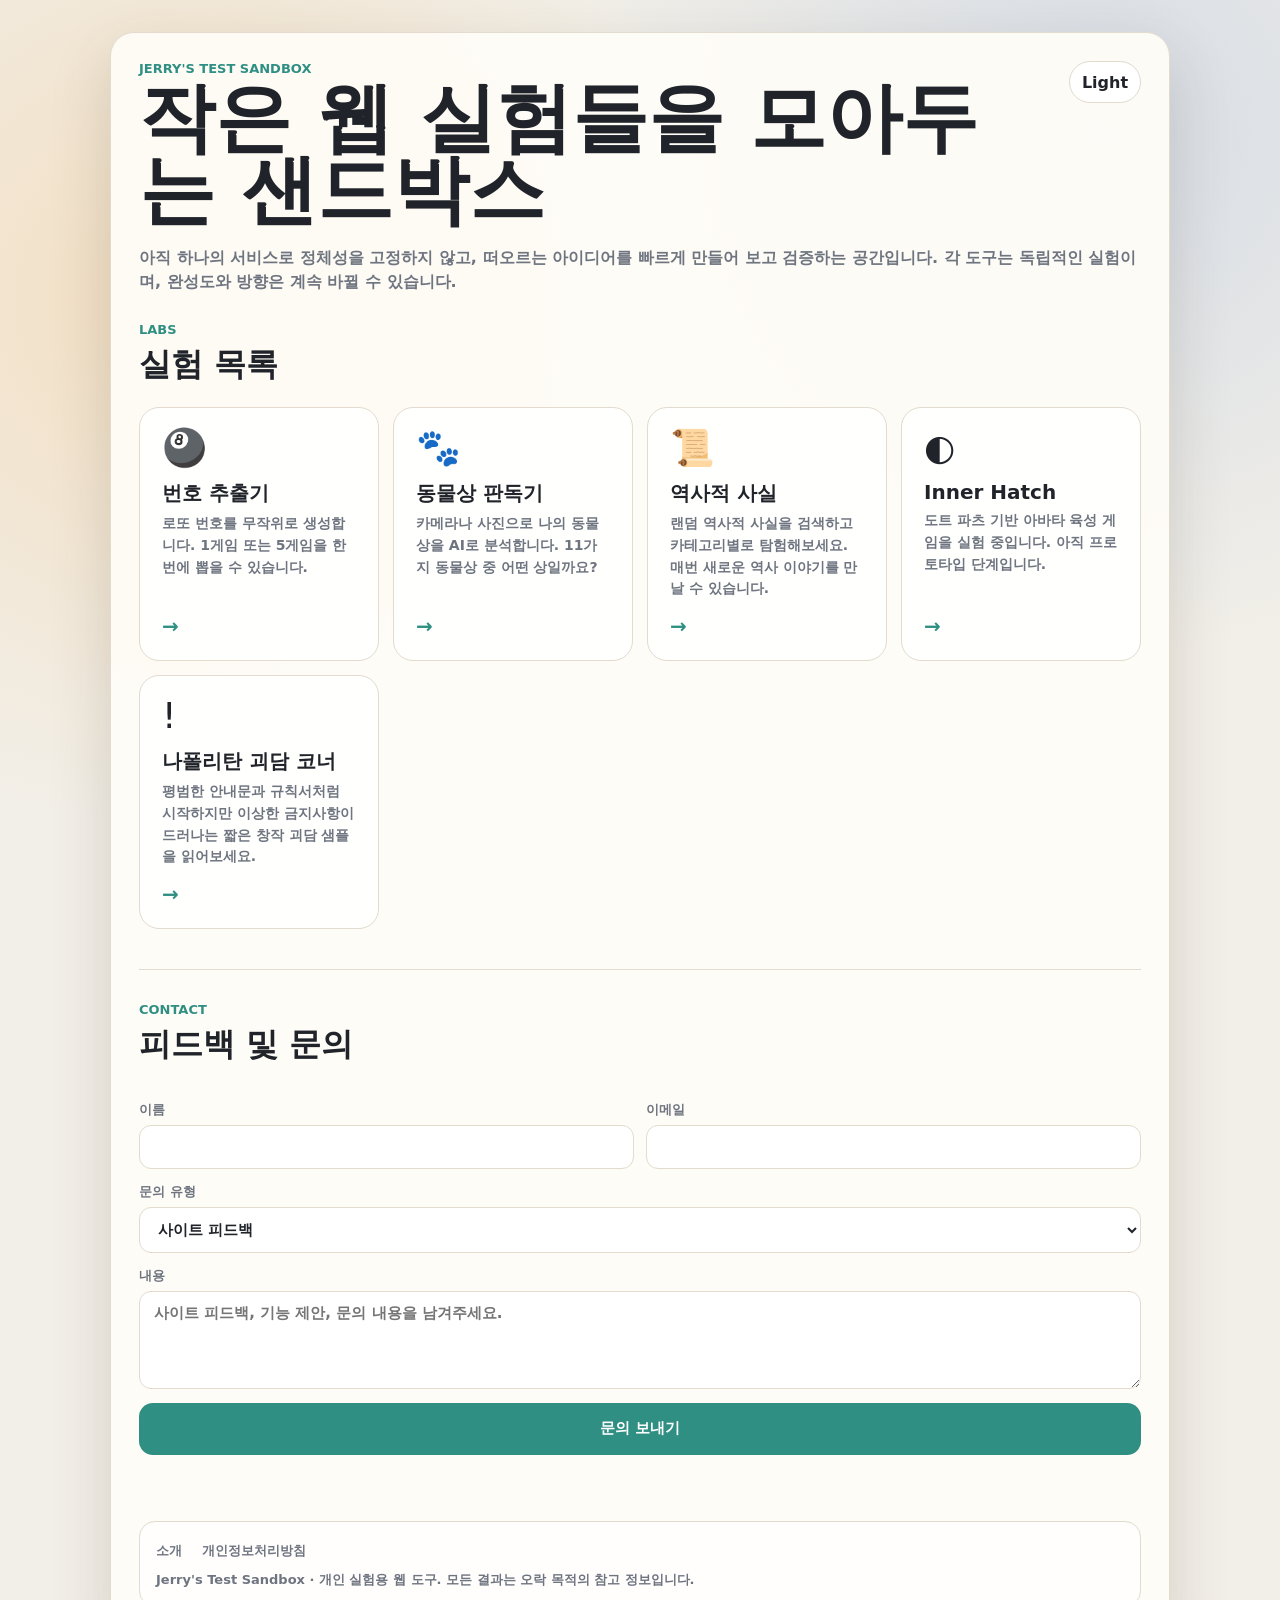
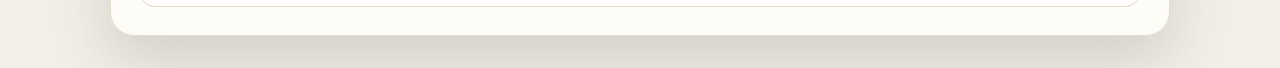
<file: index.html>
<!DOCTYPE html>
<html lang="ko">
<head>
    <meta charset="UTF-8">
    <meta name="viewport" content="width=device-width, initial-scale=1.0">
    <meta name="description" content="Jerry's Test Sandbox - 로또 번호, 동물상 판독, 역사적 사실, 도트 아바타 등 여러 웹 실험을 모아둔 개인 샌드박스입니다.">
    <title>Jerry's Test Sandbox</title>
    <link rel="stylesheet" href="styles.css">
    <script async src="https://pagead2.googlesyndication.com/pagead/js/adsbygoogle.js?client=ca-pub-7454071284445870" crossorigin="anonymous"></script>
</head>
<body>
    <main class="app-shell">
        <div class="page-panel">
            <header class="topbar">
                <div>
                    <p class="eyebrow">Jerry's Test Sandbox</p>
                    <h1>작은 웹 실험들을 모아두는 샌드박스</h1>
                </div>
                <button class="theme-toggle" id="themeToggle" type="button" aria-label="다크 모드로 전환">
                    <span id="themeLabel">Light</span>
                </button>
            </header>

            <p class="home-intro">아직 하나의 서비스로 정체성을 고정하지 않고, 떠오르는 아이디어를 빠르게 만들어 보고 검증하는 공간입니다. 각 도구는 독립적인 실험이며, 완성도와 방향은 계속 바뀔 수 있습니다.</p>

            <div class="section-heading labs-heading">
                <p class="eyebrow">Labs</p>
                <h2>실험 목록</h2>
            </div>

            <div class="feature-grid">
                <a href="lotto.html" class="feature-card">
                    <span class="feature-icon" aria-hidden="true">🎱</span>
                    <div class="feature-info">
                        <h2>번호 추출기</h2>
                        <p>로또 번호를 무작위로 생성합니다. 1게임 또는 5게임을 한번에 뽑을 수 있습니다.</p>
                    </div>
                    <span class="feature-arrow" aria-hidden="true">→</span>
                </a>

                <a href="animal.html" class="feature-card">
                    <span class="feature-icon" aria-hidden="true">🐾</span>
                    <div class="feature-info">
                        <h2>동물상 판독기</h2>
                        <p>카메라나 사진으로 나의 동물상을 AI로 분석합니다. 11가지 동물상 중 어떤 상일까요?</p>
                    </div>
                    <span class="feature-arrow" aria-hidden="true">→</span>
                </a>

                <a href="history.html" class="feature-card">
                    <span class="feature-icon" aria-hidden="true">📜</span>
                    <div class="feature-info">
                        <h2>역사적 사실</h2>
                        <p>랜덤 역사적 사실을 검색하고 카테고리별로 탐험해보세요. 매번 새로운 역사 이야기를 만날 수 있습니다.</p>
                    </div>
                    <span class="feature-arrow" aria-hidden="true">→</span>
                </a>

                <a href="pet.html" class="feature-card">
                    <span class="feature-icon" aria-hidden="true">◐</span>
                    <div class="feature-info">
                        <h2>Inner Hatch</h2>
                        <p>도트 파츠 기반 아바타 육성 게임을 실험 중입니다. 아직 프로토타입 단계입니다.</p>
                    </div>
                    <span class="feature-arrow" aria-hidden="true">→</span>
                </a>

                <a href="napolitan.html" class="feature-card">
                    <span class="feature-icon" aria-hidden="true">!</span>
                    <div class="feature-info">
                        <h2>나폴리탄 괴담 코너</h2>
                        <p>평범한 안내문과 규칙서처럼 시작하지만 이상한 금지사항이 드러나는 짧은 창작 괴담 샘플을 읽어보세요.</p>
                    </div>
                    <span class="feature-arrow" aria-hidden="true">→</span>
                </a>
            </div>

            <form class="contact-form" id="contact" action="https://formspree.io/f/maqvaevg" method="POST">
                <div class="section-heading">
                    <p class="eyebrow">Contact</p>
                    <h2>피드백 및 문의</h2>
                </div>
                <div class="form-grid">
                    <label>
                        <span>이름</span>
                        <input type="text" name="name" autocomplete="name" required>
                    </label>
                    <label>
                        <span>이메일</span>
                        <input type="email" name="email" autocomplete="email" required>
                    </label>
                </div>
                <label>
                    <span>문의 유형</span>
                    <select name="topic" required>
                        <option value="사이트 피드백">사이트 피드백</option>
                        <option value="기능 제안">기능 제안</option>
                        <option value="당첨 소식 자랑">당첨 소식 자랑</option>
                        <option value="기부 문의">기부 문의</option>
                        <option value="기타 문의">기타 문의</option>
                    </select>
                </label>
                <label>
                    <span>내용</span>
                    <textarea name="message" rows="4" placeholder="사이트 피드백, 기능 제안, 문의 내용을 남겨주세요." required></textarea>
                </label>
                <input type="hidden" name="_subject" value="Jerry's Test Sandbox 문의">
                <button class="submit-button" type="submit">문의 보내기</button>
                <p class="form-status" id="formStatus" aria-live="polite"></p>
            </form>

            <footer class="site-footer">
                <div class="footer-links">
                    <a href="about.html">소개</a>
                    <a href="privacy.html">개인정보처리방침</a>
                </div>
                <p>Jerry's Test Sandbox · 개인 실험용 웹 도구. 모든 결과는 오락 목적의 참고 정보입니다.</p>
            </footer>
        </div>
    </main>
    <script src="common.js"></script>
</body>
</html>
</file>
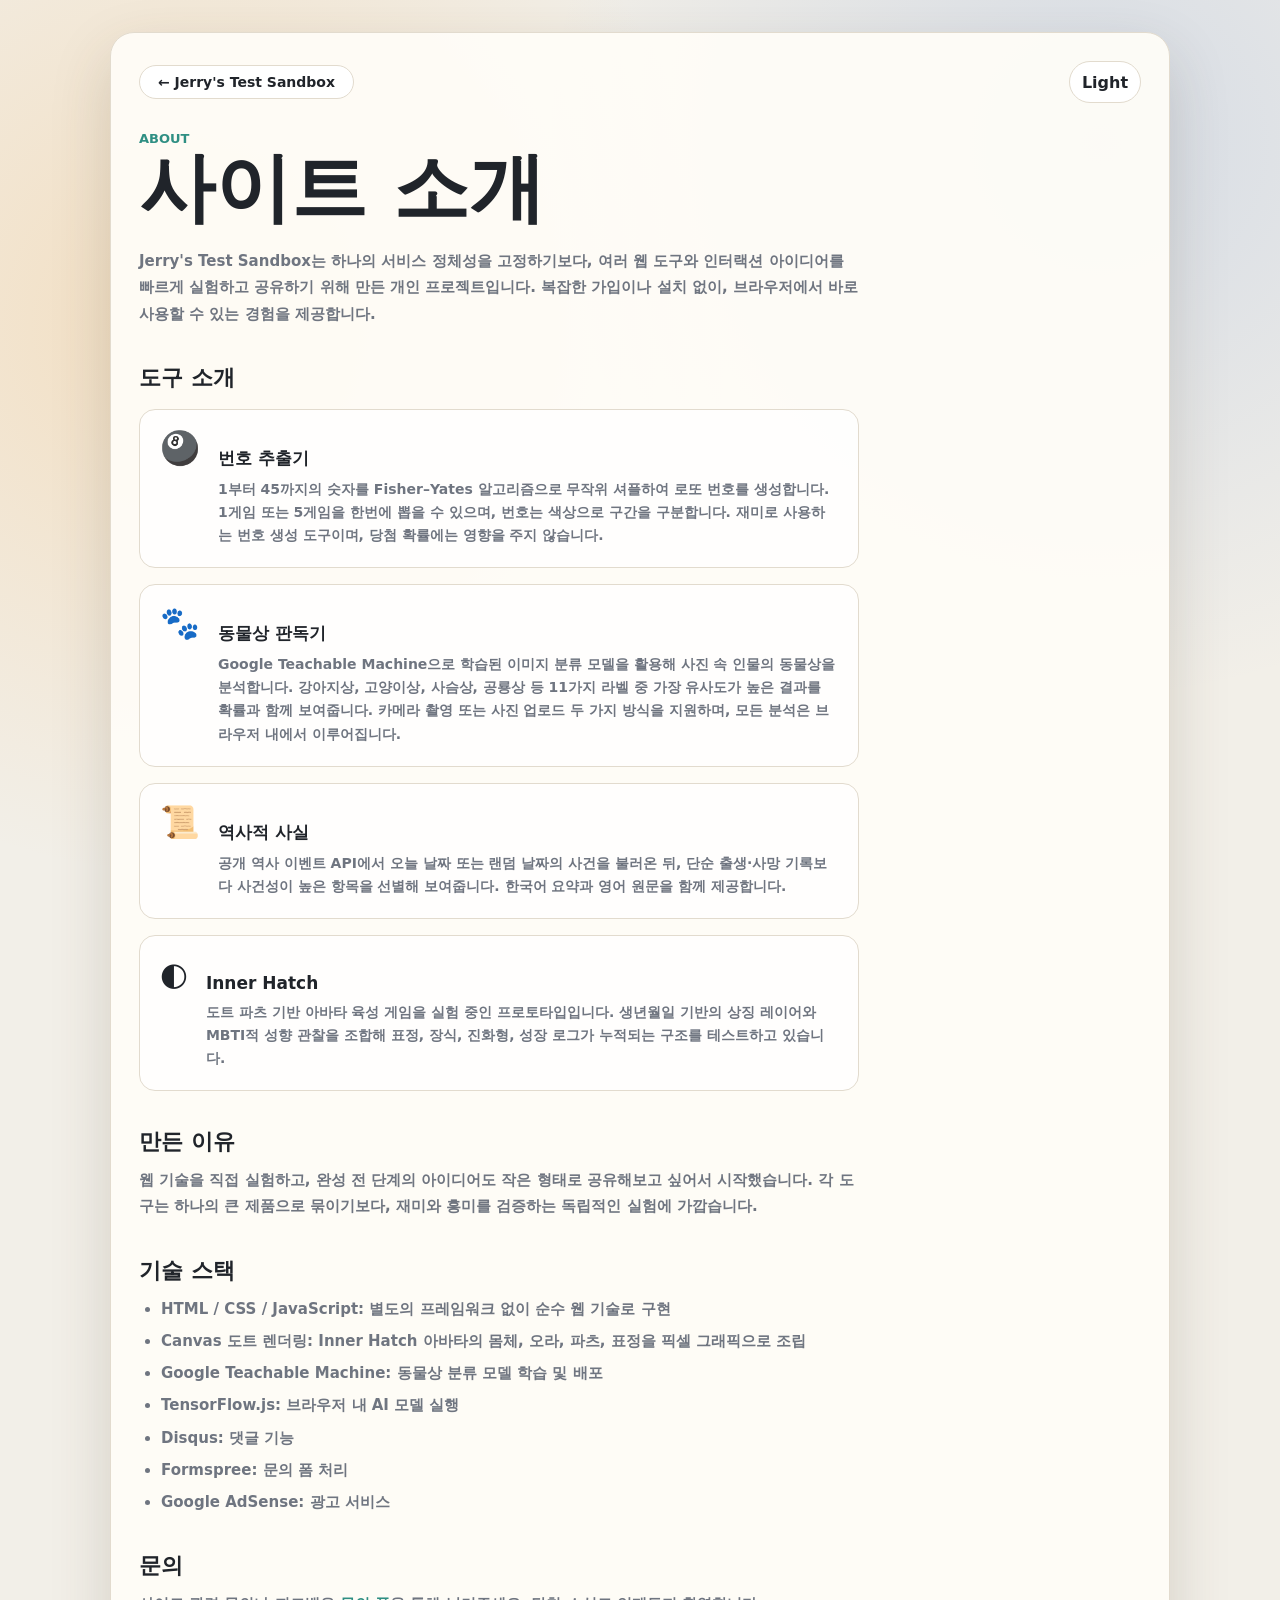
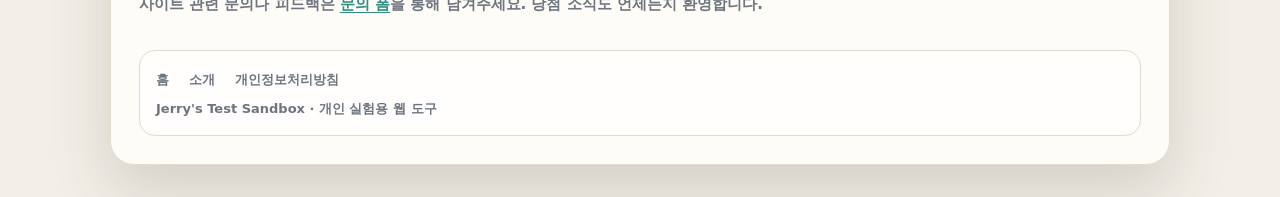
<file: about.html>
<!DOCTYPE html>
<html lang="ko">
<head>
    <meta charset="UTF-8">
    <meta name="viewport" content="width=device-width, initial-scale=1.0">
    <meta name="description" content="Jerry's Test Sandbox 소개 - 여러 웹 도구와 인터랙션을 빠르게 실험하는 개인 샌드박스 사이트입니다.">
    <title>사이트 소개 · Jerry's Test Sandbox</title>
    <link rel="stylesheet" href="styles.css">
    <script async src="https://pagead2.googlesyndication.com/pagead/js/adsbygoogle.js?client=ca-pub-7454071284445870" crossorigin="anonymous"></script>
</head>
<body>
    <main class="app-shell">
        <div class="page-panel">
            <nav class="sub-nav">
                <a href="index.html" class="back-link">← Jerry's Test Sandbox</a>
                <button class="theme-toggle" id="themeToggle" type="button" aria-label="다크 모드로 전환">
                    <span id="themeLabel">Light</span>
                </button>
            </nav>

            <header class="page-header">
                <p class="eyebrow">About</p>
                <h1>사이트 소개</h1>
            </header>

            <div class="prose">
                <p>Jerry's Test Sandbox는 하나의 서비스 정체성을 고정하기보다, 여러 웹 도구와 인터랙션 아이디어를 빠르게 실험하고 공유하기 위해 만든 개인 프로젝트입니다. 복잡한 가입이나 설치 없이, 브라우저에서 바로 사용할 수 있는 경험을 제공합니다.</p>

                <h2>도구 소개</h2>

                <div class="about-grid">
                    <div class="about-card">
                        <div class="about-icon" aria-hidden="true">🎱</div>
                        <div>
                            <h3><a href="lotto.html">번호 추출기</a></h3>
                            <p>1부터 45까지의 숫자를 Fisher–Yates 알고리즘으로 무작위 셔플하여 로또 번호를 생성합니다. 1게임 또는 5게임을 한번에 뽑을 수 있으며, 번호는 색상으로 구간을 구분합니다. 재미로 사용하는 번호 생성 도구이며, 당첨 확률에는 영향을 주지 않습니다.</p>
                        </div>
                    </div>

                    <div class="about-card">
                        <div class="about-icon" aria-hidden="true">🐾</div>
                        <div>
                            <h3><a href="animal.html">동물상 판독기</a></h3>
                            <p>Google Teachable Machine으로 학습된 이미지 분류 모델을 활용해 사진 속 인물의 동물상을 분석합니다. 강아지상, 고양이상, 사슴상, 공룡상 등 11가지 라벨 중 가장 유사도가 높은 결과를 확률과 함께 보여줍니다. 카메라 촬영 또는 사진 업로드 두 가지 방식을 지원하며, 모든 분석은 브라우저 내에서 이루어집니다.</p>
                        </div>
                    </div>

                    <div class="about-card">
                        <div class="about-icon" aria-hidden="true">📜</div>
                        <div>
                            <h3><a href="history.html">역사적 사실</a></h3>
                            <p>공개 역사 이벤트 API에서 오늘 날짜 또는 랜덤 날짜의 사건을 불러온 뒤, 단순 출생·사망 기록보다 사건성이 높은 항목을 선별해 보여줍니다. 한국어 요약과 영어 원문을 함께 제공합니다.</p>
                        </div>
                    </div>

                    <div class="about-card">
                        <div class="about-icon" aria-hidden="true">◐</div>
                        <div>
                            <h3><a href="pet.html">Inner Hatch</a></h3>
                            <p>도트 파츠 기반 아바타 육성 게임을 실험 중인 프로토타입입니다. 생년월일 기반의 상징 레이어와 MBTI적 성향 관찰을 조합해 표정, 장식, 진화형, 성장 로그가 누적되는 구조를 테스트하고 있습니다.</p>
                        </div>
                    </div>
                </div>

                <h2>만든 이유</h2>
                <p>웹 기술을 직접 실험하고, 완성 전 단계의 아이디어도 작은 형태로 공유해보고 싶어서 시작했습니다. 각 도구는 하나의 큰 제품으로 묶이기보다, 재미와 흥미를 검증하는 독립적인 실험에 가깝습니다.</p>

                <h2>기술 스택</h2>
                <ul>
                    <li><strong>HTML / CSS / JavaScript:</strong> 별도의 프레임워크 없이 순수 웹 기술로 구현</li>
                    <li><strong>Canvas 도트 렌더링:</strong> Inner Hatch 아바타의 몸체, 오라, 파츠, 표정을 픽셀 그래픽으로 조립</li>
                    <li><strong>Google Teachable Machine:</strong> 동물상 분류 모델 학습 및 배포</li>
                    <li><strong>TensorFlow.js:</strong> 브라우저 내 AI 모델 실행</li>
                    <li><strong>Disqus:</strong> 댓글 기능</li>
                    <li><strong>Formspree:</strong> 문의 폼 처리</li>
                    <li><strong>Google AdSense:</strong> 광고 서비스</li>
                </ul>

                <h2>문의</h2>
                <p>사이트 관련 문의나 피드백은 <a href="index.html#contact">문의 폼</a>을 통해 남겨주세요. 당첨 소식도 언제든지 환영합니다.</p>
            </div>

            <footer class="site-footer">
                <div class="footer-links">
                    <a href="index.html">홈</a>
                    <a href="about.html">소개</a>
                    <a href="privacy.html">개인정보처리방침</a>
                </div>
                <p>Jerry's Test Sandbox · 개인 실험용 웹 도구</p>
            </footer>
        </div>
    </main>
    <script src="common.js"></script>
</body>
</html>
</file>
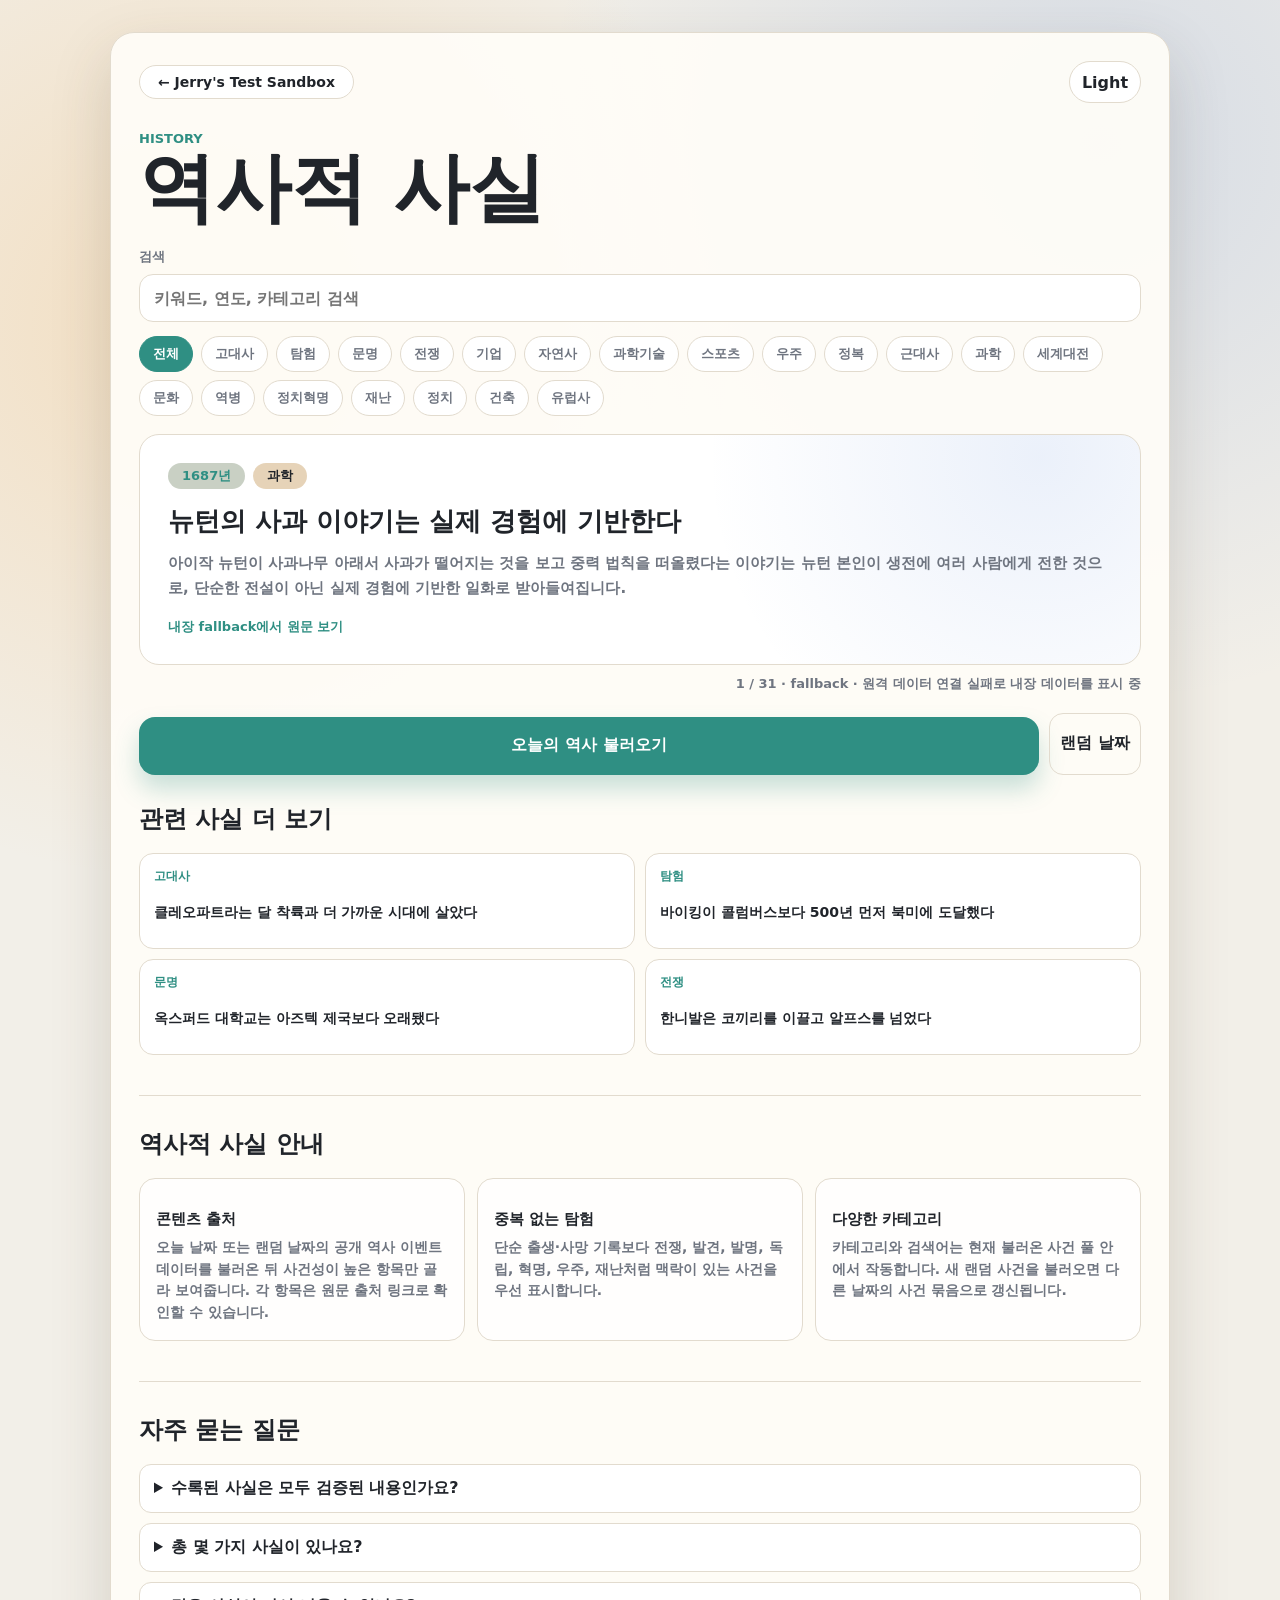
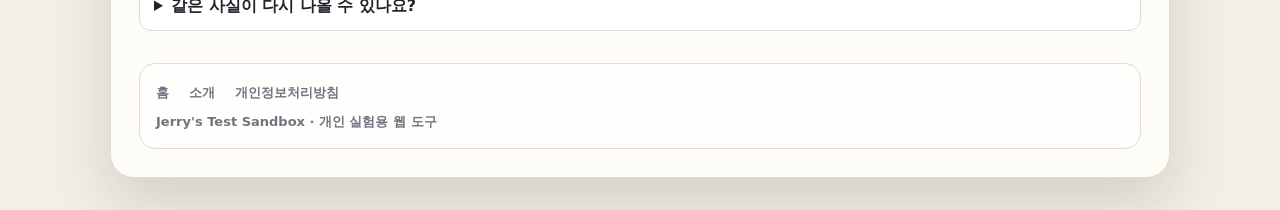
<file: history.html>
<!DOCTYPE html>
<html lang="ko">
<head>
    <meta charset="UTF-8">
    <meta name="viewport" content="width=device-width, initial-scale=1.0">
    <meta name="description" content="랜덤 역사적 사실 - 매번 새롭고 흥미로운 역사 이야기를 만나보세요. 고대사부터 근현대까지 다양한 역사적 사실을 랜덤으로 탐험합니다.">
    <title>역사적 사실 · Jerry's Test Sandbox</title>
    <link rel="stylesheet" href="styles.css">
    <script async src="https://pagead2.googlesyndication.com/pagead/js/adsbygoogle.js?client=ca-pub-7454071284445870" crossorigin="anonymous"></script>
</head>
<body>
    <main class="app-shell">
        <div class="page-panel">
            <nav class="sub-nav">
                <a href="index.html" class="back-link">← Jerry's Test Sandbox</a>
                <button class="theme-toggle" id="themeToggle" type="button" aria-label="다크 모드로 전환">
                    <span id="themeLabel">Light</span>
                </button>
            </nav>

            <header class="page-header">
                <p class="eyebrow">History</p>
                <h1>역사적 사실</h1>
            </header>

            <section class="history-controls" aria-label="역사적 사실 탐색 도구">
                <label class="search-control" for="historySearch">
                    <span>검색</span>
                    <input id="historySearch" type="search" placeholder="키워드, 연도, 카테고리 검색">
                </label>
                <div class="category-filter" id="categoryFilter" aria-label="카테고리 필터"></div>
            </section>

            <div class="fact-display">
                <div class="fact-card" id="factCard">
                    <div class="fact-meta">
                        <span class="fact-badge fact-year" id="factYear">—</span>
                        <span class="fact-badge fact-category" id="factCategory">—</span>
                    </div>
                    <h2 class="fact-title" id="factTitle">오늘의 역사적 사실</h2>
                    <p class="fact-content" id="factContent">오늘 날짜에 기록된 흥미로운 역사적 사건을 확인하세요.</p>
                    <p class="fact-original" id="factOriginal" hidden></p>
                    <a class="fact-source" id="factSource" href="https://history.muffinlabs.com/" target="_blank" rel="noopener">출처 보기</a>
                </div>
                <p class="fact-counter" id="factCounter"></p>
            </div>

            <div class="history-actions">
                <button id="todayFactBtn" class="action-button" type="button">오늘의 역사 불러오기</button>
                <button id="newFactBtn" class="secondary-button" type="button">랜덤 날짜</button>
            </div>

            <section class="related-facts" aria-labelledby="relatedFactsTitle">
                <h2 id="relatedFactsTitle" class="section-title">관련 사실 더 보기</h2>
                <div class="related-list" id="relatedList"></div>
            </section>

            <section class="info-section" aria-labelledby="historyInfoTitle">
                <h2 id="historyInfoTitle" class="section-title">역사적 사실 안내</h2>
                <div class="info-grid">
                    <article class="info-card">
                        <h3>콘텐츠 출처</h3>
                        <p>오늘 날짜 또는 랜덤 날짜의 공개 역사 이벤트 데이터를 불러온 뒤 사건성이 높은 항목만 골라 보여줍니다. 각 항목은 원문 출처 링크로 확인할 수 있습니다.</p>
                    </article>
                    <article class="info-card">
                        <h3>중복 없는 탐험</h3>
                        <p>단순 출생·사망 기록보다 전쟁, 발견, 발명, 독립, 혁명, 우주, 재난처럼 맥락이 있는 사건을 우선 표시합니다.</p>
                    </article>
                    <article class="info-card">
                        <h3>다양한 카테고리</h3>
                        <p>카테고리와 검색어는 현재 불러온 사건 풀 안에서 작동합니다. 새 랜덤 사건을 불러오면 다른 날짜의 사건 묶음으로 갱신됩니다.</p>
                    </article>
                </div>
            </section>

            <section class="faq-section" aria-labelledby="historyFaqTitle">
                <h2 id="historyFaqTitle" class="section-title">자주 묻는 질문</h2>
                <div class="faq-list">
                    <details>
                        <summary>수록된 사실은 모두 검증된 내용인가요?</summary>
                        <p>역사적으로 널리 알려진 사실들을 기반으로 작성했지만, 일부 역사적 사건은 학계에서 다양한 해석이 존재할 수 있습니다. 흥미로운 사실을 발견하면 추가로 자료를 찾아보시길 권장합니다.</p>
                    </details>
                    <details>
                        <summary>총 몇 가지 사실이 있나요?</summary>
                        <p>고정 개수 대신 외부 역사 이벤트 데이터를 실시간으로 불러옵니다. 날짜마다 수십 개의 후보 중 흥미로운 사건만 선별합니다.</p>
                    </details>
                    <details>
                        <summary>같은 사실이 다시 나올 수 있나요?</summary>
                        <p>모든 사실을 한 번씩 보여준 후에는 다시 처음부터 랜덤하게 시작됩니다. 카운터로 현재 몇 번째 사실인지 확인할 수 있습니다.</p>
                    </details>
                </div>
            </section>
        
            <footer class="site-footer">
                <div class="footer-links">
                    <a href="index.html">홈</a>
                    <a href="about.html">소개</a>
                    <a href="privacy.html">개인정보처리방침</a>
                </div>
                <p>Jerry's Test Sandbox · 개인 실험용 웹 도구</p>
            </footer>
        </div>
    </main>
    <script src="common.js"></script>
    <script src="history.js"></script>
</body>
</html>
</file>
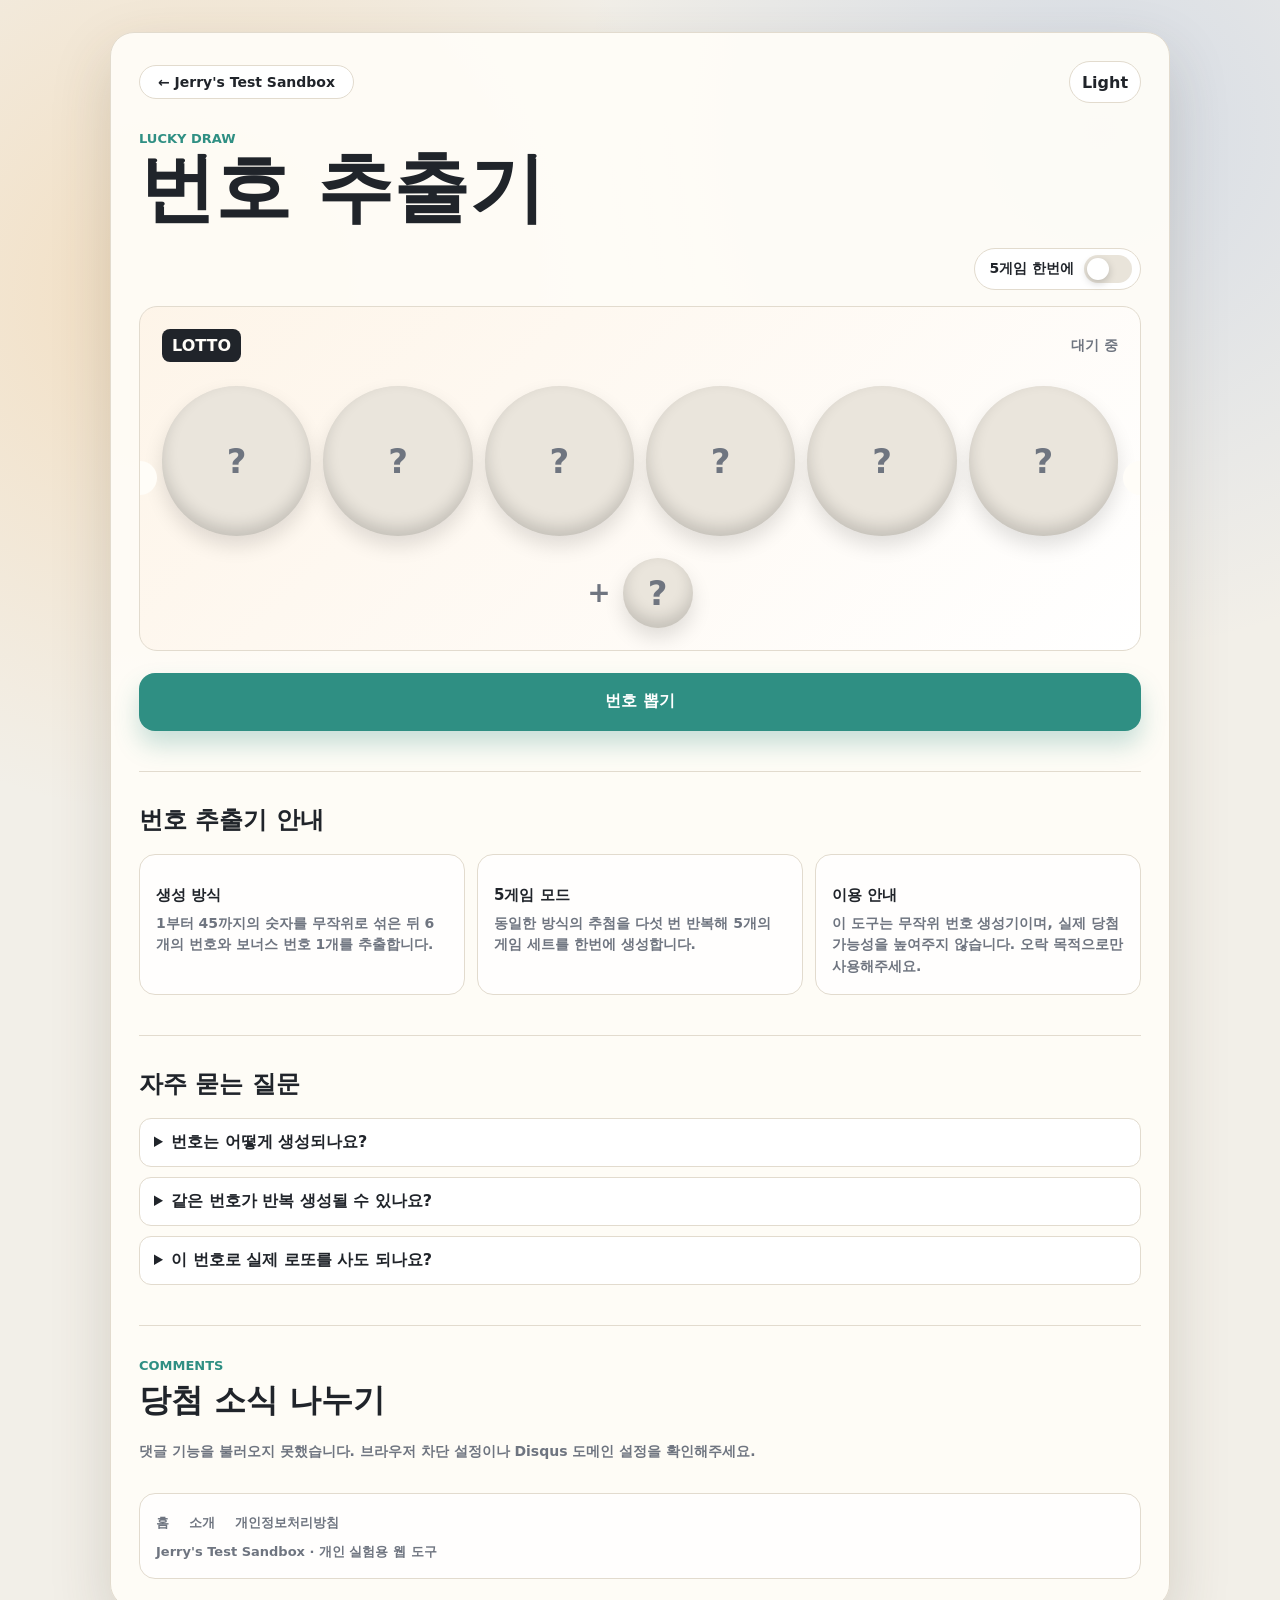
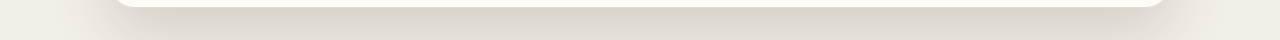
<file: lotto.html>
<!DOCTYPE html>
<html lang="ko">
<head>
    <meta charset="UTF-8">
    <meta name="viewport" content="width=device-width, initial-scale=1.0">
    <meta name="description" content="로또 번호 추출기 - 1~45 사이 번호를 무작위로 생성합니다. 1게임 또는 5게임을 한번에 뽑을 수 있습니다.">
    <title>번호 추출기 · Jerry's Test Sandbox</title>
    <link rel="stylesheet" href="styles.css">
    <script async src="https://pagead2.googlesyndication.com/pagead/js/adsbygoogle.js?client=ca-pub-7454071284445870" crossorigin="anonymous"></script>
</head>
<body>
    <main class="app-shell">
        <div class="page-panel">
            <nav class="sub-nav">
                <a href="index.html" class="back-link">← Jerry's Test Sandbox</a>
                <button class="theme-toggle" id="themeToggle" type="button" aria-label="다크 모드로 전환">
                    <span id="themeLabel">Light</span>
                </button>
            </nav>

            <header class="page-header">
                <p class="eyebrow">Lucky Draw</p>
                <h1>번호 추출기</h1>
            </header>

            <div class="controls">
                <label class="switch-control" for="multiGameToggle">
                    <span class="switch-text">5게임 한번에</span>
                    <input id="multiGameToggle" type="checkbox">
                    <span class="switch-track" aria-hidden="true">
                        <span class="switch-thumb"></span>
                    </span>
                </label>
            </div>

            <div class="tickets" id="tickets" aria-live="polite"></div>

            <button id="generateBtn" class="action-button" type="button">번호 뽑기</button>

            <section class="info-section" aria-labelledby="infoTitle">
                <h2 id="infoTitle" class="section-title">번호 추출기 안내</h2>
                <div class="info-grid">
                    <article class="info-card">
                        <h3>생성 방식</h3>
                        <p>1부터 45까지의 숫자를 무작위로 섞은 뒤 6개의 번호와 보너스 번호 1개를 추출합니다.</p>
                    </article>
                    <article class="info-card">
                        <h3>5게임 모드</h3>
                        <p>동일한 방식의 추첨을 다섯 번 반복해 5개의 게임 세트를 한번에 생성합니다.</p>
                    </article>
                    <article class="info-card">
                        <h3>이용 안내</h3>
                        <p>이 도구는 무작위 번호 생성기이며, 실제 당첨 가능성을 높여주지 않습니다. 오락 목적으로만 사용해주세요.</p>
                    </article>
                </div>
            </section>

            <section class="faq-section" aria-labelledby="faqTitle">
                <h2 id="faqTitle" class="section-title">자주 묻는 질문</h2>
                <div class="faq-list">
                    <details>
                        <summary>번호는 어떻게 생성되나요?</summary>
                        <p>1~45 배열을 Fisher–Yates 알고리즘으로 무작위 섞은 후 앞에서 7개를 추출합니다. 처음 6개를 오름차순 정렬하여 메인 번호로, 마지막 1개를 보너스 번호로 사용합니다.</p>
                    </details>
                    <details>
                        <summary>같은 번호가 반복 생성될 수 있나요?</summary>
                        <p>동일한 번호 조합이 나올 수 있습니다. 1~45에서 6개를 뽑는 경우의 수는 약 814만 가지이므로, 동일 조합이 연속으로 나올 확률은 매우 낮습니다.</p>
                    </details>
                    <details>
                        <summary>이 번호로 실제 로또를 사도 되나요?</summary>
                        <p>물론 가능하지만, 이 생성기는 실제 당첨 확률에 영향을 주지 않습니다. 모든 번호는 동일한 확률로 추출됩니다.</p>
                    </details>
                </div>
            </section>

            <section class="comments-section" aria-labelledby="commentsTitle">
                <div class="section-heading">
                    <p class="eyebrow">Comments</p>
                    <h2 id="commentsTitle">당첨 소식 나누기</h2>
                </div>
                <div id="disqus_thread"></div>
                <p class="disqus-status" id="disqusStatus">댓글 기능을 불러오는 중입니다.</p>
                <script>
                    var disqus_config = function () {
                        this.page.url = window.location.href.split('#')[0];
                        this.page.identifier = 'lotto-pick-comments';
                    };
                    (function() {
                        var d = document, s = d.createElement('script');
                        s.src = 'https://test-site-wfuvobj7s9.disqus.com/embed.js';
                        s.setAttribute('data-timestamp', +new Date());
                        s.onload = function() {
                            var status = d.getElementById('disqusStatus');
                            if (status) status.textContent = '';
                        };
                        s.onerror = function() {
                            var status = d.getElementById('disqusStatus');
                            if (status) status.textContent = '댓글 기능을 불러오지 못했습니다. 브라우저 차단 설정이나 Disqus 도메인 설정을 확인해주세요.';
                        };
                        (d.head || d.body).appendChild(s);
                    })();
                </script>
                <noscript>
                    JavaScript를 활성화하면 <a href="https://disqus.com/?ref_noscript">Disqus 댓글</a>을 볼 수 있습니다.
                </noscript>
            </section>

            <footer class="site-footer">
                <div class="footer-links">
                    <a href="index.html">홈</a>
                    <a href="about.html">소개</a>
                    <a href="privacy.html">개인정보처리방침</a>
                </div>
                <p>Jerry's Test Sandbox · 개인 실험용 웹 도구</p>
            </footer>
        </div>
    </main>
    <script src="common.js"></script>
    <script src="lotto.js"></script>
</body>
</html>
</file>
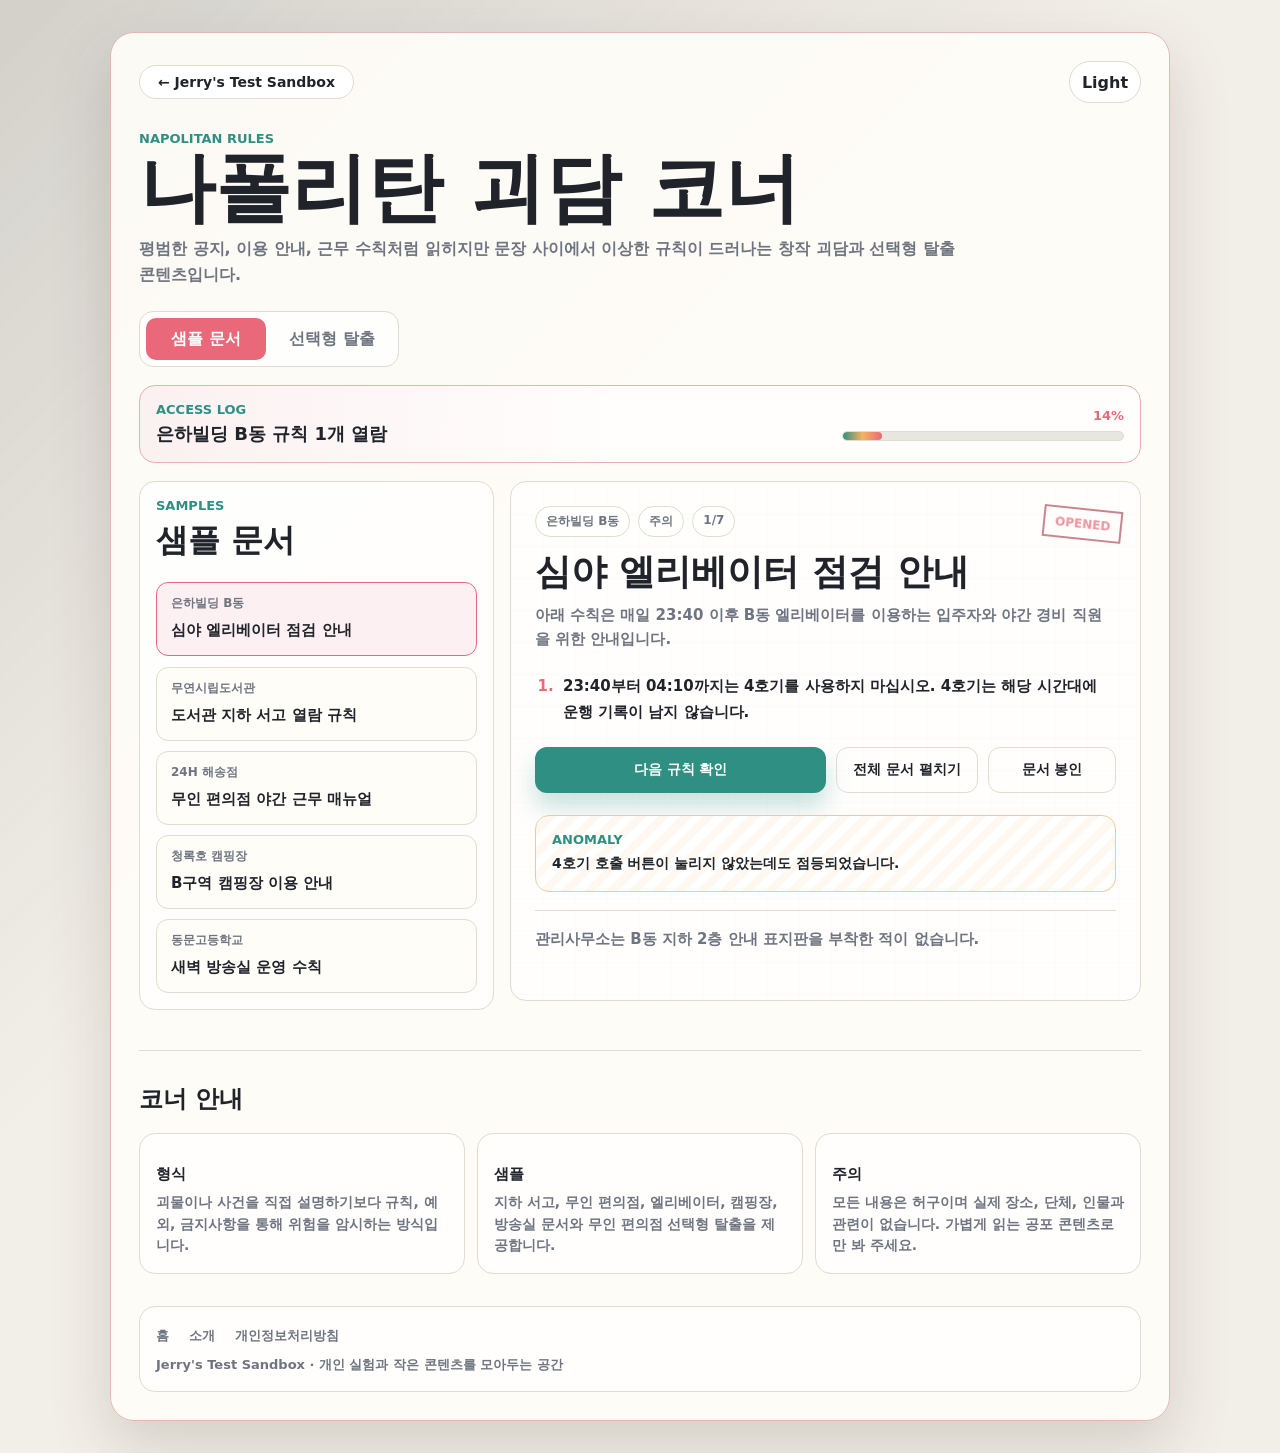
<file: napolitan.html>
<!DOCTYPE html>
<html lang="ko">
<head>
    <meta charset="UTF-8">
    <meta name="viewport" content="width=device-width, initial-scale=1.0">
    <meta name="description" content="나폴리탄 괴담 코너 - 평범한 안내문과 규칙문 형식으로 읽는 짧은 창작 괴담 샘플 모음입니다.">
    <title>나폴리탄 괴담 코너 · Jerry's Test Sandbox</title>
    <link rel="stylesheet" href="styles.css">
    <script async src="https://pagead2.googlesyndication.com/pagead/js/adsbygoogle.js?client=ca-pub-7454071284445870" crossorigin="anonymous"></script>
</head>
<body>
    <main class="app-shell napolitan-shell">
        <div class="page-panel napolitan-panel">
            <nav class="sub-nav">
                <a href="index.html" class="back-link">← Jerry's Test Sandbox</a>
                <button class="theme-toggle" id="themeToggle" type="button" aria-label="다크 모드로 전환">
                    <span id="themeLabel">Light</span>
                </button>
            </nav>

            <header class="page-header napolitan-header">
                <p class="eyebrow">Napolitan Rules</p>
                <h1>나폴리탄 괴담 코너</h1>
                <p>평범한 공지, 이용 안내, 근무 수칙처럼 읽히지만 문장 사이에서 이상한 규칙이 드러나는 창작 괴담과 선택형 탈출 콘텐츠입니다.</p>
            </header>

            <div class="mode-switch" role="tablist" aria-label="나폴리탄 코너 모드">
                <button id="archiveModeBtn" class="mode-button active" type="button" role="tab" aria-selected="true" aria-controls="archivePanel">샘플 문서</button>
                <button id="escapeModeBtn" class="mode-button" type="button" role="tab" aria-selected="false" aria-controls="escapePanel">선택형 탈출</button>
            </div>

            <section id="archiveConsole" class="incident-console archive-panel" aria-label="열람 상태">
                <div>
                    <p class="eyebrow">Access Log</p>
                    <strong id="consoleStatus">문서 대기 중</strong>
                </div>
                <div class="signal-meter" aria-label="이상 징후 감지율">
                    <span id="signalLabel">0%</span>
                    <div class="signal-track">
                        <span id="signalFill"></span>
                    </div>
                </div>
            </section>

            <section id="archivePanel" class="napolitan-reader archive-panel" aria-label="나폴리탄 괴담 샘플 리더">
                <aside class="story-list" aria-label="샘플 목록">
                    <div class="section-heading">
                        <p class="eyebrow">Samples</p>
                        <h2>샘플 문서</h2>
                    </div>
                    <div id="storyList" class="story-buttons"></div>
                </aside>

                <article class="rule-document" id="storyDocument" aria-live="polite">
                    <div class="document-stamp" id="documentStamp">UNOPENED</div>
                    <div class="document-meta">
                        <span id="storyPlace">-</span>
                        <span id="storyLevel">-</span>
                        <span id="storyProgress">0/0</span>
                    </div>
                    <h2 id="storyTitle">문서를 선택해 주세요</h2>
                    <p id="storyIntro" class="document-intro"></p>
                    <ol id="storyRules" class="rule-list"></ol>
                    <div class="document-actions">
                        <button id="nextRuleBtn" class="action-button compact-action" type="button">다음 규칙 확인</button>
                        <button id="revealAllBtn" class="secondary-button compact-action" type="button">전체 문서 펼치기</button>
                        <button id="sealBtn" class="secondary-button compact-action" type="button">문서 봉인</button>
                    </div>
                    <aside class="anomaly-panel" id="anomalyPanel" aria-label="이상 징후 기록">
                        <p class="eyebrow">Anomaly</p>
                        <p id="anomalyText">문서를 선택하면 감지 기록이 표시됩니다.</p>
                    </aside>
                    <p id="storyNote" class="document-note"></p>
                </article>
            </section>

            <section id="escapePanel" class="escape-panel" aria-label="선택형 나폴리탄 탈출" hidden>
                <div class="escape-briefing">
                    <div>
                        <p class="eyebrow">Interactive Escape</p>
                        <h2>무인 편의점 야간 근무</h2>
                        <p>01:00부터 05:00까지 매장을 지키고, 규칙을 어기지 않은 채 근무일지를 남긴 뒤 퇴근하세요.</p>
                    </div>
                    <button id="restartEscapeBtn" class="secondary-button compact-action" type="button">처음부터</button>
                </div>

                <div class="escape-layout">
                    <aside class="escape-status" aria-label="탈출 상태">
                        <div class="status-clock">
                            <span>현재 시각</span>
                            <strong id="escapeClock">01:00</strong>
                        </div>
                        <div>
                            <p class="eyebrow">Inventory</p>
                            <div id="inventoryList" class="inventory-list"></div>
                        </div>
                        <div>
                            <p class="eyebrow">Rule Risk</p>
                            <div class="signal-track escape-risk-track">
                                <span id="escapeRiskFill"></span>
                            </div>
                            <p id="escapeRiskLabel" class="escape-risk-label">규칙 위반 없음</p>
                        </div>
                    </aside>

                    <article class="escape-scene" aria-live="polite">
                        <div class="scene-meta">
                            <span id="sceneTag">Scene</span>
                            <span id="sceneEnding"></span>
                        </div>
                        <h2 id="sceneTitle"></h2>
                        <p id="sceneText"></p>
                        <div id="sceneNotice" class="scene-notice" hidden></div>
                        <div id="choiceList" class="choice-list"></div>
                    </article>
                </div>
            </section>

            <section class="info-section" aria-labelledby="napolitanInfoTitle">
                <h2 id="napolitanInfoTitle" class="section-title">코너 안내</h2>
                <div class="info-grid">
                    <article class="info-card">
                        <h3>형식</h3>
                        <p>괴물이나 사건을 직접 설명하기보다 규칙, 예외, 금지사항을 통해 위험을 암시하는 방식입니다.</p>
                    </article>
                    <article class="info-card">
                        <h3>샘플</h3>
                        <p>지하 서고, 무인 편의점, 엘리베이터, 캠핑장, 방송실 문서와 무인 편의점 선택형 탈출을 제공합니다.</p>
                    </article>
                    <article class="info-card">
                        <h3>주의</h3>
                        <p>모든 내용은 허구이며 실제 장소, 단체, 인물과 관련이 없습니다. 가볍게 읽는 공포 콘텐츠로만 봐 주세요.</p>
                    </article>
                </div>
            </section>

            <footer class="site-footer">
                <div class="footer-links">
                    <a href="index.html">홈</a>
                    <a href="about.html">소개</a>
                    <a href="privacy.html">개인정보처리방침</a>
                </div>
                <p>Jerry's Test Sandbox · 개인 실험과 작은 콘텐츠를 모아두는 공간</p>
            </footer>
        </div>
    </main>
    <script src="common.js"></script>
    <script src="napolitan.js"></script>
</body>
</html>
</file>
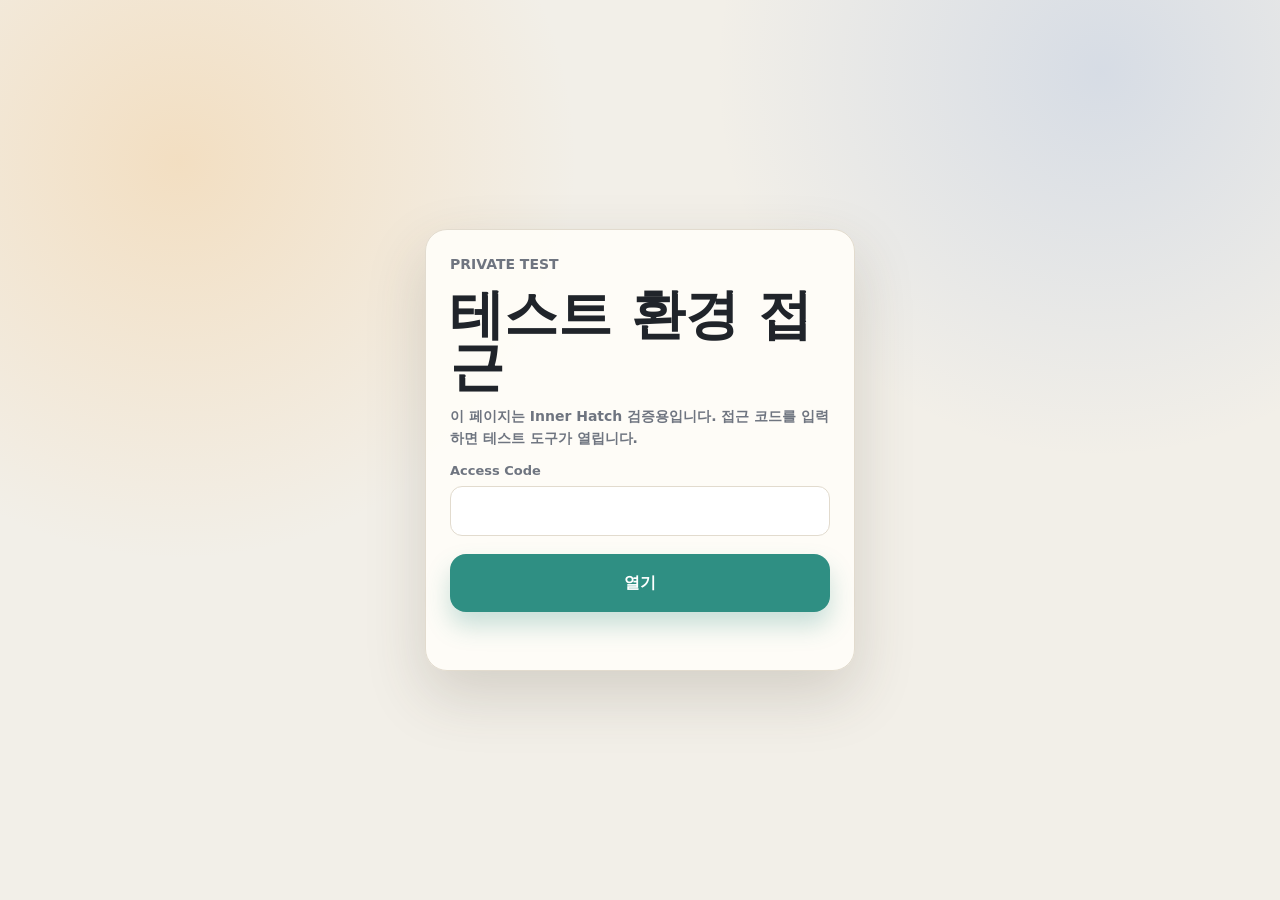
<file: pet-test.html>
<!DOCTYPE html>
<html lang="ko">
<head>
    <meta charset="UTF-8">
    <meta name="viewport" content="width=device-width, initial-scale=1.0">
    <meta name="robots" content="noindex, nofollow, noarchive">
    <meta name="description" content="Inner Hatch 테스트 환경 - 하루 제한 없이 여러 선택지를 반복 적용해 아바타 성장 로직을 검증합니다.">
    <title>Inner Hatch 테스트 환경</title>
    <link rel="stylesheet" href="styles.css">
    <script async src="https://pagead2.googlesyndication.com/pagead/js/adsbygoogle.js?client=ca-pub-7454071284445870" crossorigin="anonymous"></script>
</head>
<body data-pet-mode="test" class="access-locked">
    <section class="access-gate" id="accessGate" aria-labelledby="accessGateTitle">
        <div>
            <p class="eyebrow">Private Test</p>
            <h1 id="accessGateTitle">테스트 환경 접근</h1>
            <p>이 페이지는 Inner Hatch 검증용입니다. 접근 코드를 입력하면 테스트 도구가 열립니다.</p>
            <label>
                <span>Access Code</span>
                <input id="testAccessCode" type="password" autocomplete="off">
            </label>
            <button class="action-button" id="unlockTestBtn" type="button">열기</button>
            <p class="form-status" id="accessStatus" aria-live="polite"></p>
        </div>
    </section>

    <main class="app-shell pet-shell test-protected" aria-hidden="true">
        <div class="page-panel pet-panel">
            <nav class="sub-nav">
                <a href="pet.html" class="back-link">← 실제 아바타 화면</a>
                <button class="theme-toggle" id="themeToggle" type="button" aria-label="다크 모드로 전환">
                    <span id="themeLabel">Light</span>
                </button>
            </nav>

            <header class="page-header">
                <p class="eyebrow">Test Mode</p>
                <h1>Inner Hatch 테스트 환경</h1>
            </header>

            <section class="test-console" aria-label="빠른 테스트 도구">
                <button class="action-button" id="runAllTestBtn" type="button">모든 돌봄 행동 적용</button>
                <button class="secondary-button" id="runWeekTestBtn" type="button">7일 랜덤 패턴 시뮬레이션</button>
                <button class="secondary-button" id="resetTestBtn" type="button">테스트 데이터 초기화</button>
            </section>

            <section class="pet-widget" aria-labelledby="petName">
                <div class="pet-stage">
                    <div class="pet-day" id="petDay">Test</div>
                    <div id="avatarMount" class="avatar-mount" aria-label="현재 테스트 아바타"></div>
                </div>
                <div class="pet-summary">
                    <p class="eyebrow">Sandbox Avatar</p>
                    <h1 id="petName">테스트 아바타</h1>
                    <p id="petLine">하루 제한 없이 성장 로직을 반복 검증합니다.</p>
                    <div class="birth-rhythm" id="birthRhythm">태어난 리듬을 기다리는 중</div>
                    <div class="pet-stats" id="petStats" aria-label="아바타 성장 스탯"></div>
                    <div class="pet-meters" id="petMeters" aria-label="테스트 아바타 상태"></div>
                </div>
            </section>

            <section class="onboarding-card" id="onboardingCard" aria-labelledby="onboardingTitle">
                <p class="eyebrow">Test Seed</p>
                <h2 id="onboardingTitle">테스트용 아바타 만들기</h2>
                <p class="method-note">이 페이지는 별도 저장소를 사용합니다. 실제 `pet.html`의 아바타 데이터에는 영향을 주지 않습니다.</p>
                <div class="onboarding-grid">
                    <label>
                        <span>아바타 이름</span>
                        <input id="avatarNameInput" type="text" maxlength="16" placeholder="예: 테스트 아바타">
                    </label>
                    <label>
                        <span>생년월일</span>
                        <input id="birthDateInput" type="date">
                    </label>
                    <label>
                        <span>태어난 시간</span>
                        <select id="birthTimeInput">
                            <option value="unknown">모름</option>
                            <option value="dawn">새벽</option>
                            <option value="morning">아침</option>
                            <option value="day">낮</option>
                            <option value="evening">저녁</option>
                            <option value="night">밤</option>
                        </select>
                    </label>
                </div>
                <button class="action-button" id="createPetBtn" type="button">테스트 아바타 만들기</button>
            </section>

            <section class="daily-card" id="dailyCard" aria-labelledby="dailyTitle" hidden>
                <div class="section-heading">
                    <p class="eyebrow">All Questions</p>
                    <h2 id="dailyTitle">선택지 수동 검증</h2>
                </div>
                <p class="method-note">테스트 모드에서는 AP 제한 없이 모든 돌봄 행동을 반복 실행할 수 있습니다. 성향, 진화형, 파츠 해금은 선택 누적으로 자동 계산됩니다.</p>
                <div class="question-stack" id="questionStack"></div>
                <button class="action-button" id="completeDailyBtn" type="button" disabled>선택 결과 적용</button>
            </section>

            <section class="evolution-card" id="evolutionCard" aria-labelledby="evolutionTitle" hidden>
                <div class="section-heading">
                    <p class="eyebrow">Result</p>
                    <h2 id="evolutionTitle">방금 적용한 결과</h2>
                </div>
                <div class="evolution-result">
                    <strong id="evolutionName">테스트 결과</strong>
                    <p id="evolutionText">선택지를 적용하면 결과가 표시됩니다.</p>
                    <div class="evidence-panel" id="evidencePanel"></div>
                    <div class="mutation-list" id="mutationList"></div>
                </div>
            </section>

            <section class="growth-log-section" aria-labelledby="growthLogTitle">
                <div class="section-heading">
                    <p class="eyebrow">Debug Log</p>
                    <h2 id="growthLogTitle">테스트 성장 기록</h2>
                </div>
                <div class="growth-log" id="growthLog"></div>
            </section>

            <footer class="site-footer">
                <div class="footer-links">
                    <a href="pet.html">실제 아바타</a>
                    <a href="index.html">홈</a>
                    <a href="privacy.html">개인정보처리방침</a>
                </div>
                <p>Inner Hatch 테스트 환경 · 실제 사용자 데이터와 분리된 검증 페이지</p>
            </footer>
        </div>
    </main>
    <script src="test-access.js"></script>
    <script src="common.js"></script>
    <script src="pet.js"></script>
</body>
</html>
</file>
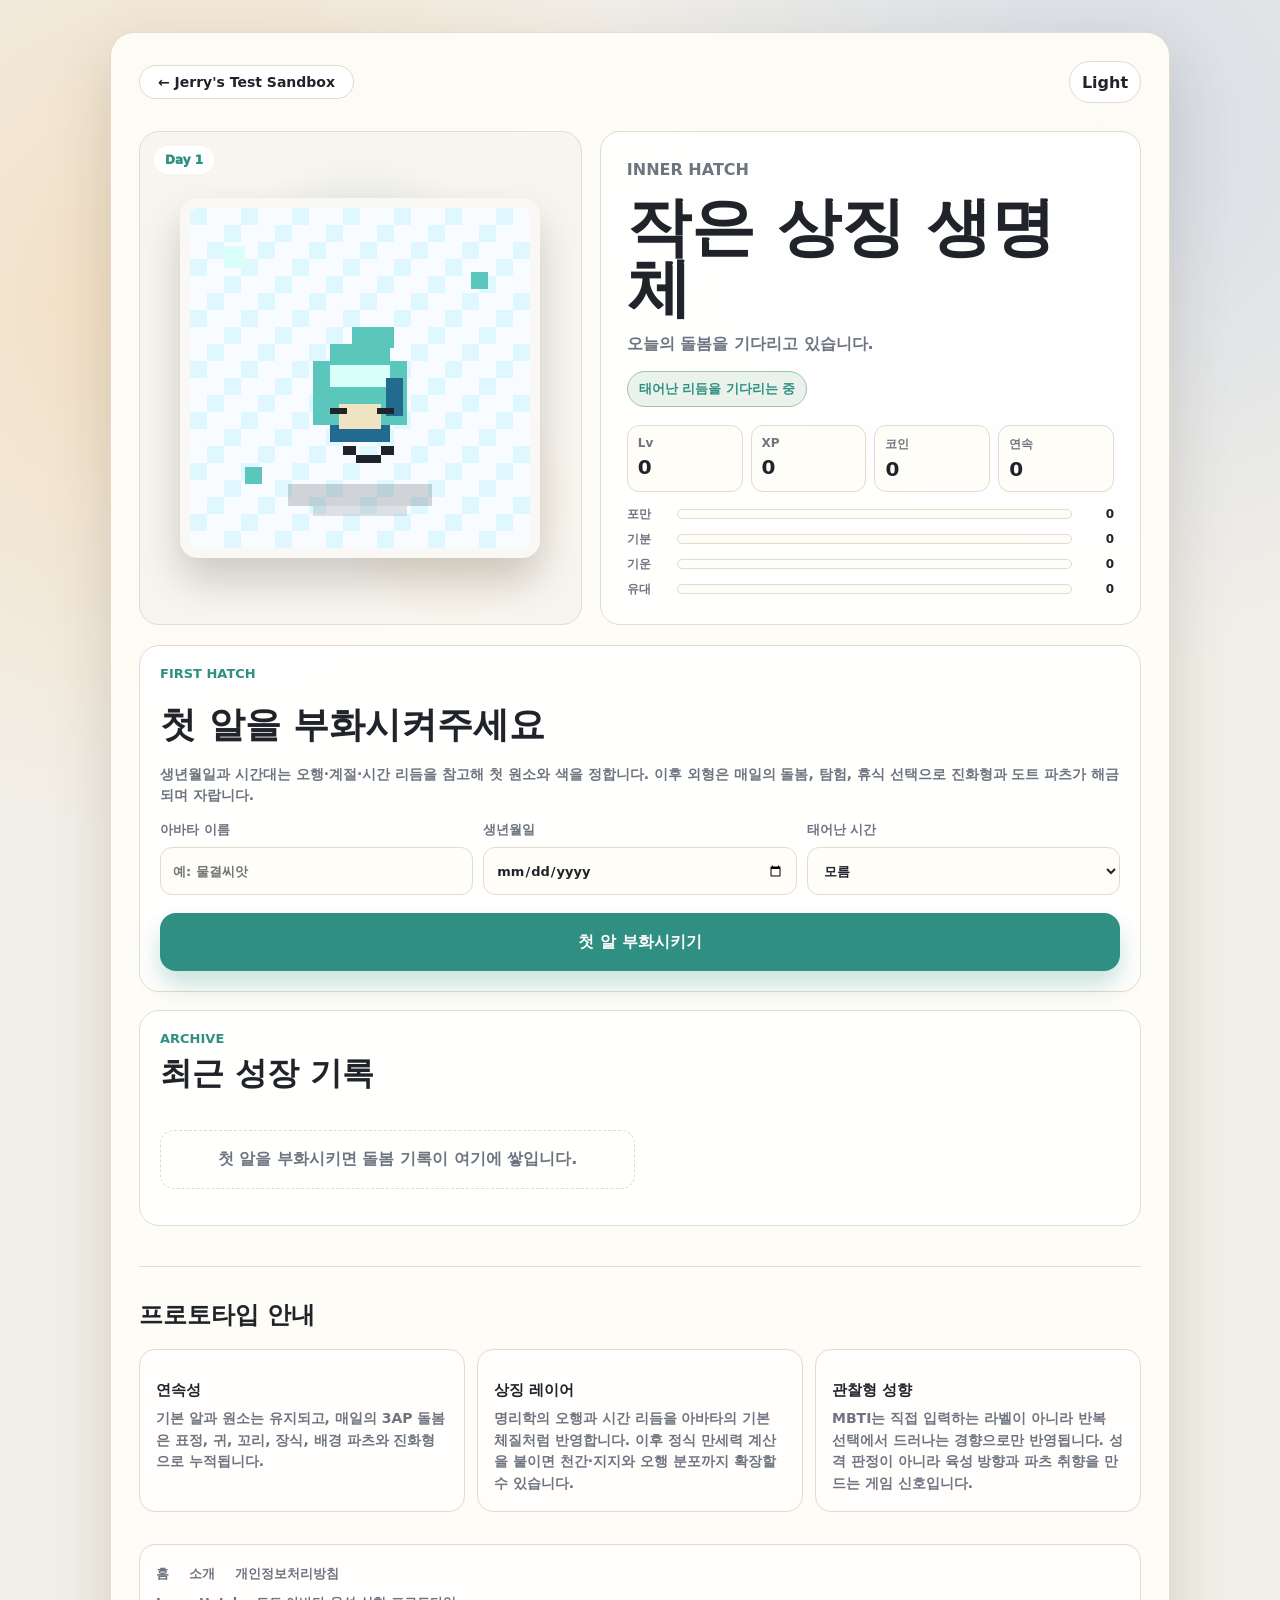
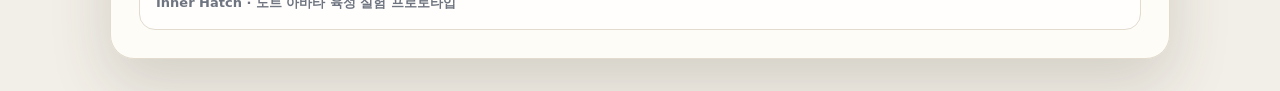
<file: pet.html>
<!DOCTYPE html>
<html lang="ko">
<head>
    <meta charset="UTF-8">
    <meta name="viewport" content="width=device-width, initial-scale=1.0">
    <meta name="description" content="Inner Hatch - 매일 돌보고 성장시키는 도트 파츠 기반 아바타 육성 게임입니다.">
    <title>Inner Hatch · 도트 아바타 육성 게임</title>
    <link rel="stylesheet" href="styles.css">
    <script async src="https://pagead2.googlesyndication.com/pagead/js/adsbygoogle.js?client=ca-pub-7454071284445870" crossorigin="anonymous"></script>
</head>
<body>
    <main class="app-shell pet-shell">
        <div class="page-panel pet-panel">
            <nav class="sub-nav">
                <a href="index.html" class="back-link">← Jerry's Test Sandbox</a>
                <button class="theme-toggle" id="themeToggle" type="button" aria-label="다크 모드로 전환">
                    <span id="themeLabel">Light</span>
                </button>
            </nav>

            <section class="pet-widget" aria-labelledby="petName">
                <div class="pet-stage">
                    <div class="pet-day" id="petDay">Day 1</div>
                    <div id="avatarMount" class="avatar-mount" aria-label="현재 아바타"></div>
                </div>
                <div class="pet-summary">
                    <p class="eyebrow">Inner Hatch</p>
                    <h1 id="petName">작은 상징 생명체</h1>
                    <p id="petLine">오늘의 돌봄을 기다리고 있습니다.</p>
                    <div class="birth-rhythm" id="birthRhythm">태어난 리듬을 기다리는 중</div>
                    <div class="pet-stats" id="petStats" aria-label="아바타 성장 스탯"></div>
                    <div class="pet-meters" id="petMeters" aria-label="아바타 상태"></div>
                </div>
            </section>

            <section class="onboarding-card" id="onboardingCard" aria-labelledby="onboardingTitle">
                <p class="eyebrow">First Hatch</p>
                <h2 id="onboardingTitle">첫 알을 부화시켜주세요</h2>
                <p class="method-note">생년월일과 시간대는 오행·계절·시간 리듬을 참고해 첫 원소와 색을 정합니다. 이후 외형은 매일의 돌봄, 탐험, 휴식 선택으로 진화형과 도트 파츠가 해금되며 자랍니다.</p>
                <div class="onboarding-grid">
                    <label>
                        <span>아바타 이름</span>
                        <input id="avatarNameInput" type="text" maxlength="16" placeholder="예: 물결씨앗">
                    </label>
                    <label>
                        <span>생년월일</span>
                        <input id="birthDateInput" type="date">
                    </label>
                    <label>
                        <span>태어난 시간</span>
                        <select id="birthTimeInput">
                            <option value="unknown">모름</option>
                            <option value="dawn">새벽</option>
                            <option value="morning">아침</option>
                            <option value="day">낮</option>
                            <option value="evening">저녁</option>
                            <option value="night">밤</option>
                        </select>
                    </label>
                </div>
                <button class="action-button" id="createPetBtn" type="button">첫 알 부화시키기</button>
            </section>

            <section class="daily-card" id="dailyCard" aria-labelledby="dailyTitle" hidden>
                <div class="section-heading">
                    <p class="eyebrow">Daily Care</p>
                    <h2 id="dailyTitle">오늘의 돌봄</h2>
                </div>
                <p class="method-note">하루에 3AP를 사용해 여러 행동을 실행할 수 있습니다. 먹이, 기분, 기운, 유대를 관리하고 누적 성장 축에 따라 진화형과 도트 파츠가 달라집니다.</p>
                <div class="question-stack" id="questionStack"></div>
                <button class="action-button" id="completeDailyBtn" type="button" disabled>행동 실행</button>
            </section>

            <section class="evolution-card" id="evolutionCard" aria-labelledby="evolutionTitle" hidden>
                <div class="section-heading">
                    <p class="eyebrow">Care Result</p>
                    <h2 id="evolutionTitle">오늘의 성장 보상</h2>
                </div>
                <div class="evolution-result">
                    <strong id="evolutionName">작은 변화</strong>
                    <p id="evolutionText">오늘의 돌봄이 아바타에 작은 흔적으로 남았습니다.</p>
                    <div class="evidence-panel" id="evidencePanel"></div>
                    <div class="mutation-list" id="mutationList"></div>
                </div>
            </section>

            <section class="growth-log-section" aria-labelledby="growthLogTitle">
                <div class="section-heading">
                    <p class="eyebrow">Archive</p>
                    <h2 id="growthLogTitle">최근 성장 기록</h2>
                </div>
                <div class="growth-log" id="growthLog"></div>
            </section>

            <section class="info-section" aria-labelledby="petInfoTitle">
                <h2 id="petInfoTitle" class="section-title">프로토타입 안내</h2>
                <div class="info-grid">
                    <article class="info-card">
                        <h3>연속성</h3>
                        <p>기본 알과 원소는 유지되고, 매일의 3AP 돌봄은 표정, 귀, 꼬리, 장식, 배경 파츠와 진화형으로 누적됩니다.</p>
                    </article>
                    <article class="info-card">
                        <h3>상징 레이어</h3>
                        <p>명리학의 오행과 시간 리듬을 아바타의 기본 체질처럼 반영합니다. 이후 정식 만세력 계산을 붙이면 천간·지지와 오행 분포까지 확장할 수 있습니다.</p>
                    </article>
                    <article class="info-card">
                        <h3>관찰형 성향</h3>
                        <p>MBTI는 직접 입력하는 라벨이 아니라 반복 선택에서 드러나는 경향으로만 반영됩니다. 성격 판정이 아니라 육성 방향과 파츠 취향을 만드는 게임 신호입니다.</p>
                    </article>
                </div>
            </section>

            <footer class="site-footer">
                <div class="footer-links">
                    <a href="index.html">홈</a>
                    <a href="about.html">소개</a>
                    <a href="privacy.html">개인정보처리방침</a>
                </div>
                <p>Inner Hatch · 도트 아바타 육성 실험 프로토타입</p>
            </footer>
        </div>
    </main>
    <script src="common.js"></script>
    <script src="pet.js"></script>
</body>
</html>
</file>
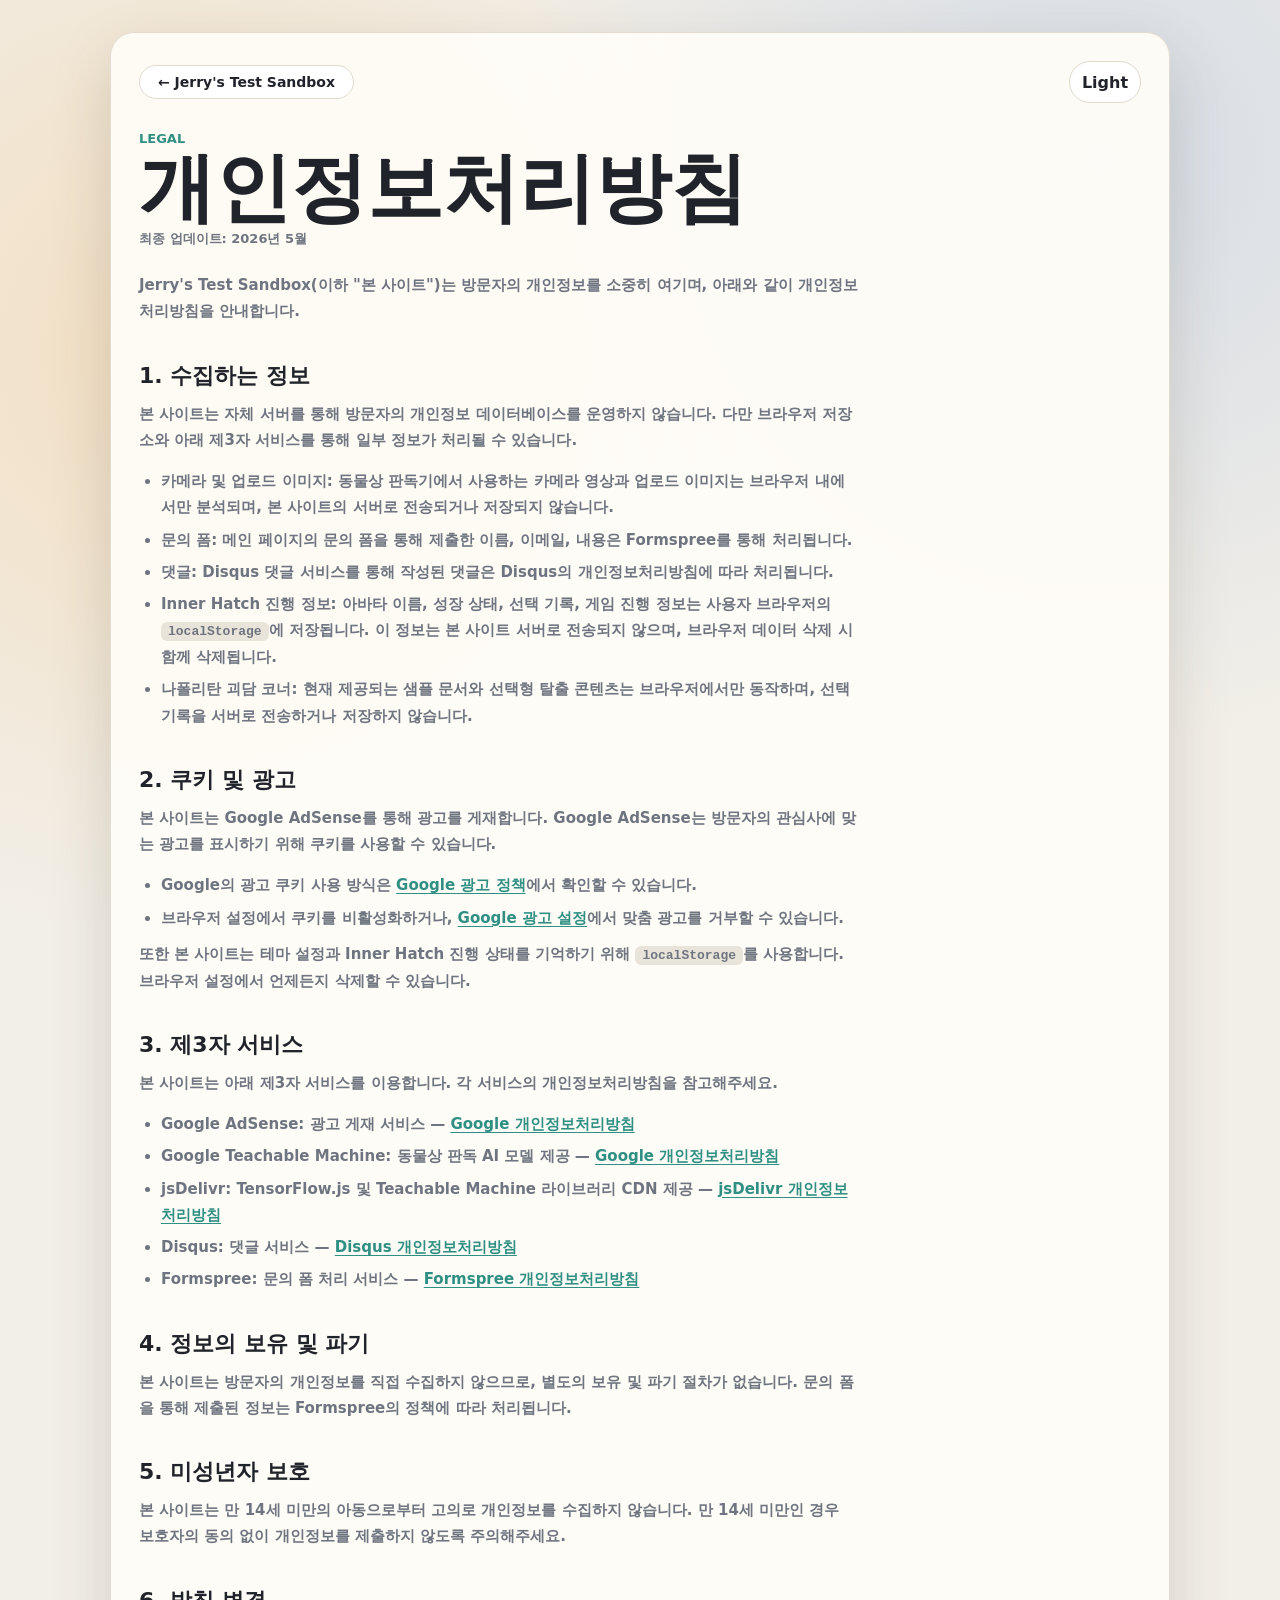
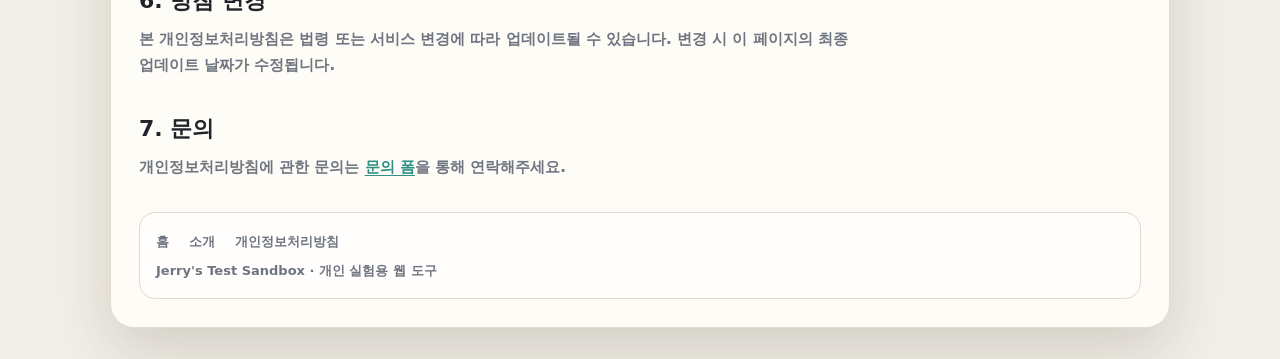
<file: privacy.html>
<!DOCTYPE html>
<html lang="ko">
<head>
    <meta charset="UTF-8">
    <meta name="viewport" content="width=device-width, initial-scale=1.0">
    <meta name="description" content="Jerry's Test Sandbox 개인정보처리방침 - 수집하는 정보, 이용 목적, 제3자 서비스 안내.">
    <title>개인정보처리방침 · Jerry's Test Sandbox</title>
    <link rel="stylesheet" href="styles.css">
    <script async src="https://pagead2.googlesyndication.com/pagead/js/adsbygoogle.js?client=ca-pub-7454071284445870" crossorigin="anonymous"></script>
</head>
<body>
    <main class="app-shell">
        <div class="page-panel">
            <nav class="sub-nav">
                <a href="index.html" class="back-link">← Jerry's Test Sandbox</a>
                <button class="theme-toggle" id="themeToggle" type="button" aria-label="다크 모드로 전환">
                    <span id="themeLabel">Light</span>
                </button>
            </nav>

            <header class="page-header">
                <p class="eyebrow">Legal</p>
                <h1>개인정보처리방침</h1>
                <p class="doc-date">최종 업데이트: 2026년 5월</p>
            </header>

            <div class="prose">
                <p>Jerry's Test Sandbox(이하 "본 사이트")는 방문자의 개인정보를 소중히 여기며, 아래와 같이 개인정보처리방침을 안내합니다.</p>

                <h2>1. 수집하는 정보</h2>
                <p>본 사이트는 자체 서버를 통해 방문자의 개인정보 데이터베이스를 운영하지 않습니다. 다만 브라우저 저장소와 아래 제3자 서비스를 통해 일부 정보가 처리될 수 있습니다.</p>
                <ul>
                    <li><strong>카메라 및 업로드 이미지:</strong> 동물상 판독기에서 사용하는 카메라 영상과 업로드 이미지는 브라우저 내에서만 분석되며, 본 사이트의 서버로 전송되거나 저장되지 않습니다.</li>
                    <li><strong>문의 폼:</strong> 메인 페이지의 문의 폼을 통해 제출한 이름, 이메일, 내용은 Formspree를 통해 처리됩니다.</li>
                    <li><strong>댓글:</strong> Disqus 댓글 서비스를 통해 작성된 댓글은 Disqus의 개인정보처리방침에 따라 처리됩니다.</li>
                    <li><strong>Inner Hatch 진행 정보:</strong> 아바타 이름, 성장 상태, 선택 기록, 게임 진행 정보는 사용자 브라우저의 <code>localStorage</code>에 저장됩니다. 이 정보는 본 사이트 서버로 전송되지 않으며, 브라우저 데이터 삭제 시 함께 삭제됩니다.</li>
                    <li><strong>나폴리탄 괴담 코너:</strong> 현재 제공되는 샘플 문서와 선택형 탈출 콘텐츠는 브라우저에서만 동작하며, 선택 기록을 서버로 전송하거나 저장하지 않습니다.</li>
                </ul>

                <h2>2. 쿠키 및 광고</h2>
                <p>본 사이트는 Google AdSense를 통해 광고를 게재합니다. Google AdSense는 방문자의 관심사에 맞는 광고를 표시하기 위해 쿠키를 사용할 수 있습니다.</p>
                <ul>
                    <li>Google의 광고 쿠키 사용 방식은 <a href="https://policies.google.com/technologies/ads" target="_blank" rel="noopener noreferrer">Google 광고 정책</a>에서 확인할 수 있습니다.</li>
                    <li>브라우저 설정에서 쿠키를 비활성화하거나, <a href="https://www.google.com/settings/ads" target="_blank" rel="noopener noreferrer">Google 광고 설정</a>에서 맞춤 광고를 거부할 수 있습니다.</li>
                </ul>
                <p>또한 본 사이트는 테마 설정과 Inner Hatch 진행 상태를 기억하기 위해 <code>localStorage</code>를 사용합니다. 브라우저 설정에서 언제든지 삭제할 수 있습니다.</p>

                <h2>3. 제3자 서비스</h2>
                <p>본 사이트는 아래 제3자 서비스를 이용합니다. 각 서비스의 개인정보처리방침을 참고해주세요.</p>
                <ul>
                    <li><strong>Google AdSense:</strong> 광고 게재 서비스 — <a href="https://policies.google.com/privacy" target="_blank" rel="noopener noreferrer">Google 개인정보처리방침</a></li>
                    <li><strong>Google Teachable Machine:</strong> 동물상 판독 AI 모델 제공 — <a href="https://policies.google.com/privacy" target="_blank" rel="noopener noreferrer">Google 개인정보처리방침</a></li>
                    <li><strong>jsDelivr:</strong> TensorFlow.js 및 Teachable Machine 라이브러리 CDN 제공 — <a href="https://www.jsdelivr.com/terms/privacy-policy-jsdelivr-net" target="_blank" rel="noopener noreferrer">jsDelivr 개인정보처리방침</a></li>
                    <li><strong>Disqus:</strong> 댓글 서비스 — <a href="https://help.disqus.com/en/articles/1717103-disqus-privacy-policy" target="_blank" rel="noopener noreferrer">Disqus 개인정보처리방침</a></li>
                    <li><strong>Formspree:</strong> 문의 폼 처리 서비스 — <a href="https://formspree.io/legal/privacy-policy" target="_blank" rel="noopener noreferrer">Formspree 개인정보처리방침</a></li>
                </ul>

                <h2>4. 정보의 보유 및 파기</h2>
                <p>본 사이트는 방문자의 개인정보를 직접 수집하지 않으므로, 별도의 보유 및 파기 절차가 없습니다. 문의 폼을 통해 제출된 정보는 Formspree의 정책에 따라 처리됩니다.</p>

                <h2>5. 미성년자 보호</h2>
                <p>본 사이트는 만 14세 미만의 아동으로부터 고의로 개인정보를 수집하지 않습니다. 만 14세 미만인 경우 보호자의 동의 없이 개인정보를 제출하지 않도록 주의해주세요.</p>

                <h2>6. 방침 변경</h2>
                <p>본 개인정보처리방침은 법령 또는 서비스 변경에 따라 업데이트될 수 있습니다. 변경 시 이 페이지의 최종 업데이트 날짜가 수정됩니다.</p>

                <h2>7. 문의</h2>
                <p>개인정보처리방침에 관한 문의는 <a href="index.html#contact">문의 폼</a>을 통해 연락해주세요.</p>
            </div>

            <footer class="site-footer">
                <div class="footer-links">
                    <a href="index.html">홈</a>
                    <a href="about.html">소개</a>
                    <a href="privacy.html">개인정보처리방침</a>
                </div>
                <p>Jerry's Test Sandbox · 개인 실험용 웹 도구</p>
            </footer>
        </div>
    </main>
    <script src="common.js"></script>
</body>
</html>
</file>
<file: styles.css>
:root {
    color-scheme: light;
    --bg: #f2efe8;
    --panel: #fffdf8;
    --panel-strong: #ffffff;
    --text: #20242a;
    --muted: #6f7580;
    --line: #e2dbce;
    --accent: #2f8f83;
    --accent-dark: #1f6f66;
    --warm: #f4b45f;
    --rose: #e9697a;
    --blue: #5987d7;
    --lotto-yellow: #fbc400;
    --lotto-blue: #5f8ee4;
    --lotto-red: #f05b5b;
    --lotto-gray: #8f98a3;
    --lotto-green: #57b96f;
    --shadow: 0 24px 60px rgba(73, 62, 44, 0.18);
}

body.dark {
    color-scheme: dark;
    --bg: #14181b;
    --panel: #1e2428;
    --panel-strong: #283037;
    --text: #f5f7f8;
    --muted: #a9b1bb;
    --line: #39424a;
    --accent: #63c9b9;
    --accent-dark: #8ce3d6;
    --warm: #f4c978;
    --rose: #ff8a98;
    --blue: #7ea7ff;
    --lotto-yellow: #ffd43b;
    --lotto-blue: #78a7ff;
    --lotto-red: #ff7676;
    --lotto-gray: #aeb7c4;
    --lotto-green: #69d384;
    --shadow: 0 24px 70px rgba(0, 0, 0, 0.38);
}

* {
    box-sizing: border-box;
}

[hidden] {
    display: none !important;
}

body {
    min-height: 100vh;
    margin: 0;
    font-family: Inter, ui-sans-serif, system-ui, -apple-system, BlinkMacSystemFont, "Segoe UI", sans-serif;
    background:
        radial-gradient(circle at 14% 18%, color-mix(in srgb, var(--warm) 28%, transparent), transparent 30%),
        radial-gradient(circle at 86% 8%, color-mix(in srgb, var(--blue) 18%, transparent), transparent 28%),
        var(--bg);
    color: var(--text);
}

button,
input {
    font: inherit;
}

select,
textarea {
    font: inherit;
}

.app-shell {
    min-height: 100vh;
    display: grid;
    place-items: center;
    padding: 32px 18px;
}

.sandbox-panel,
.page-panel {
    width: min(1060px, 100%);
    padding: 28px;
    border: 1px solid var(--line);
    border-radius: 24px;
    background: color-mix(in srgb, var(--panel) 93%, transparent);
    box-shadow: var(--shadow);
}

.topbar {
    display: flex;
    align-items: flex-start;
    justify-content: space-between;
    gap: 18px;
    margin-bottom: 20px;
}

.eyebrow {
    margin: 0 0 6px;
    color: var(--accent);
    font-size: 13px;
    font-weight: 900;
    letter-spacing: 0;
    text-transform: uppercase;
}

h1,
h2,
p {
    margin-top: 0;
}

h1 {
    margin-bottom: 0;
    font-size: clamp(40px, 7vw, 76px);
    line-height: 0.95;
}

.theme-toggle {
    min-width: 72px;
    min-height: 42px;
    border: 1px solid var(--line);
    border-radius: 999px;
    background: var(--panel-strong);
    color: var(--text);
    font-weight: 900;
    cursor: pointer;
}

.feature-nav {
    display: grid;
    grid-template-columns: repeat(3, minmax(0, 1fr));
    gap: 10px;
    margin-bottom: 22px;
    padding: 8px;
    border: 1px solid var(--line);
    border-radius: 18px;
    background: color-mix(in srgb, var(--panel-strong) 72%, transparent);
}

.nav-button {
    min-height: 48px;
    border: 0;
    border-radius: 12px;
    background: transparent;
    color: var(--muted);
    font-weight: 900;
    cursor: pointer;
}

.nav-button.active {
    background: var(--accent);
    color: white;
    box-shadow: 0 12px 22px color-mix(in srgb, var(--accent) 24%, transparent);
}

.feature-view {
    display: none;
}

.feature-view.active {
    display: block;
}

.site-summary {
    display: grid;
    grid-template-columns: repeat(4, minmax(0, 1fr));
    gap: 12px;
    margin-top: 24px;
}

.site-summary article,
.content-notes,
.site-footer {
    border: 1px solid var(--line);
    border-radius: 16px;
    background: color-mix(in srgb, var(--panel-strong) 78%, transparent);
}

.site-summary article {
    padding: 16px;
}

.site-summary h2,
.content-notes h2,
.site-footer h2 {
    margin-bottom: 8px;
    font-size: 17px;
    line-height: 1.25;
}

.site-summary p,
.content-notes p,
.site-footer p {
    margin-bottom: 0;
    color: var(--muted);
    font-size: 14px;
    font-weight: 700;
    line-height: 1.55;
}

.feature-heading {
    margin-bottom: 18px;
}

.feature-heading h2 {
    margin-bottom: 0;
    font-size: clamp(28px, 5vw, 44px);
    line-height: 1;
}

.controls {
    display: flex;
    justify-content: flex-end;
    margin-bottom: 16px;
}

.switch-control {
    display: inline-flex;
    align-items: center;
    gap: 10px;
    min-height: 42px;
    padding: 6px 8px 6px 14px;
    border: 1px solid var(--line);
    border-radius: 999px;
    background: var(--panel-strong);
    color: var(--text);
    cursor: pointer;
    user-select: none;
}

.switch-text {
    font-size: 14px;
    font-weight: 800;
}

.switch-control input {
    position: absolute;
    width: 1px;
    height: 1px;
    opacity: 0;
}

.switch-track {
    display: inline-flex;
    align-items: center;
    width: 48px;
    height: 28px;
    padding: 3px;
    border-radius: 999px;
    background: color-mix(in srgb, var(--line) 76%, var(--panel-strong));
    transition: background-color 180ms ease;
}

.switch-thumb {
    width: 22px;
    height: 22px;
    border-radius: 50%;
    background: var(--panel-strong);
    box-shadow: 0 3px 8px rgba(0, 0, 0, 0.2);
    transition: transform 180ms ease;
}

.switch-control input:checked + .switch-track {
    background: var(--accent);
}

.switch-control input:checked + .switch-track .switch-thumb {
    transform: translateX(20px);
}

.tickets {
    display: grid;
    gap: 14px;
    margin-bottom: 18px;
}

.ticket {
    position: relative;
    overflow: hidden;
    padding: 22px;
    border: 1px solid var(--line);
    border-radius: 18px;
    background:
        linear-gradient(135deg, color-mix(in srgb, var(--panel-strong) 86%, var(--warm)), var(--panel-strong)),
        var(--panel-strong);
}

.ticket.compact {
    display: grid;
    grid-template-columns: 42px minmax(0, 1fr);
    align-items: center;
    gap: 10px;
    padding: 8px 12px;
}

.ticket.compact::before,
.ticket.compact::after {
    display: none;
}

.ticket::before,
.ticket::after {
    position: absolute;
    top: 50%;
    width: 34px;
    height: 34px;
    border-radius: 50%;
    background: var(--panel);
    content: "";
    transform: translateY(-50%);
}

.ticket::before {
    left: -17px;
}

.ticket::after {
    right: -17px;
}

.ticket-header,
.bonus-row {
    display: flex;
    align-items: center;
}

.ticket-header {
    justify-content: space-between;
    gap: 12px;
    margin-bottom: 24px;
}

.ticket-mark {
    padding: 7px 10px;
    border-radius: 8px;
    background: var(--text);
    color: var(--panel);
    font-weight: 900;
}

.game-label {
    color: var(--muted);
    font-size: 14px;
    font-weight: 800;
}

.ticket.compact .game-label {
    min-width: 40px;
    font-size: 13px;
}

.number-line {
    display: flex;
    align-items: center;
    justify-content: center;
    gap: 6px;
    min-width: 0;
}

.balls {
    display: grid;
    grid-template-columns: repeat(6, minmax(54px, 1fr));
    gap: 12px;
}

.ticket.compact .balls {
    grid-template-columns: repeat(6, 34px);
    justify-content: center;
    gap: 5px;
}

.ball,
.bonus-ball {
    display: grid;
    aspect-ratio: 1;
    place-items: center;
    border-radius: 50%;
    color: #111318;
    font-size: clamp(22px, 5vw, 34px);
    font-weight: 900;
    box-shadow: inset 0 -8px 16px rgba(0, 0, 0, 0.16), 0 10px 20px rgba(0, 0, 0, 0.12);
}

.ticket.compact .ball,
.ticket.compact .bonus-ball {
    width: 34px;
    height: 34px;
    font-size: 15px;
    box-shadow: inset 0 -5px 10px rgba(0, 0, 0, 0.14), 0 6px 12px rgba(0, 0, 0, 0.1);
}

.ball-yellow,
.bonus-ball.ball-yellow {
    background: var(--lotto-yellow);
    color: #1f1a05;
}

.ball-blue,
.bonus-ball.ball-blue {
    background: var(--lotto-blue);
    color: white;
}

.ball-red,
.bonus-ball.ball-red {
    background: var(--lotto-red);
    color: white;
}

.ball-gray,
.bonus-ball.ball-gray {
    background: var(--lotto-gray);
    color: white;
}

.ball-green,
.bonus-ball.ball-green {
    background: var(--lotto-green);
    color: #092513;
}

.ball.placeholder,
.bonus-ball.placeholder {
    background: color-mix(in srgb, var(--line) 72%, var(--panel-strong));
    color: var(--muted);
}

.bonus-row {
    justify-content: center;
    gap: 12px;
    margin-top: 22px;
}

.plus {
    color: var(--muted);
    font-size: 28px;
    font-weight: 800;
}

.ticket.compact .plus {
    font-size: 18px;
    line-height: 1;
}

.bonus-ball {
    width: 70px;
    height: 70px;
}

.test-layout {
    display: grid;
    grid-template-columns: minmax(0, 1.05fr) minmax(320px, 0.95fr);
    gap: 18px;
}

.camera-card,
.result-card {
    border: 1px solid var(--line);
    border-radius: 18px;
    background: var(--panel-strong);
}

.camera-card {
    display: grid;
    gap: 16px;
    padding: 18px;
}

.camera-frame {
    position: relative;
    display: grid;
    min-height: 420px;
    place-items: center;
    overflow: hidden;
    border-radius: 16px;
    background:
        linear-gradient(135deg, color-mix(in srgb, var(--accent) 16%, transparent), transparent),
        color-mix(in srgb, var(--panel) 74%, var(--line));
}

#webcam-container {
    display: grid;
    place-items: center;
}

.camera-placeholder {
    display: grid;
    gap: 10px;
    width: min(280px, 80%);
    aspect-ratio: 1;
    place-items: center;
    align-content: center;
    border: 2px dashed color-mix(in srgb, var(--accent) 44%, var(--line));
    border-radius: 50%;
    color: var(--muted);
    text-align: center;
}

.placeholder-mark {
    display: grid;
    width: 70px;
    height: 70px;
    place-items: center;
    border-radius: 50%;
    background: var(--panel-strong);
    font-size: 44px;
    line-height: 1;
    font-weight: 1000;
    color: var(--accent);
}

.placeholder-copy {
    max-width: 160px;
    color: var(--muted);
    font-size: 14px;
    font-weight: 800;
    line-height: 1.35;
}

.webcam-canvas,
.preview-image {
    width: min(100%, 420px);
    height: auto;
    max-height: 420px;
    object-fit: contain;
    border-radius: 16px;
    box-shadow: 0 18px 44px rgba(0, 0, 0, 0.24);
}

.action-row {
    display: grid;
    grid-template-columns: 1fr auto auto;
    gap: 10px;
}

.primary-button,
.secondary-button {
    min-height: 54px;
    border-radius: 14px;
    font-weight: 900;
    cursor: pointer;
}

.primary-button {
    width: 100%;
    border: 0;
    background: var(--accent);
    color: white;
    box-shadow: 0 14px 24px color-mix(in srgb, var(--accent) 26%, transparent);
}

.primary-button:hover {
    background: var(--accent-dark);
}

.secondary-button {
    min-width: 92px;
    border: 1px solid var(--line);
    background: transparent;
    color: var(--text);
}

.primary-button:disabled,
.secondary-button:disabled {
    cursor: wait;
    opacity: 0.55;
}

.status-text {
    min-height: 22px;
    margin: 0;
    color: var(--muted);
    font-size: 14px;
    font-weight: 700;
}

.upload-button {
    width: 100%;
    border-style: solid;
    border-color: color-mix(in srgb, var(--accent) 42%, var(--line));
}

.file-input {
    position: absolute;
    width: 1px;
    height: 1px;
    overflow: hidden;
    clip: rect(0, 0, 0, 0);
    opacity: 0;
    pointer-events: none;
}

.reset-button {
    width: 100%;
}

.mode-note {
    color: var(--muted);
    font-size: 13px;
    font-weight: 700;
    line-height: 1.45;
}

.result-card {
    display: grid;
    align-content: start;
    gap: 18px;
    padding: 18px;
}

.result-hero {
    display: grid;
    gap: 12px;
    min-height: 220px;
    place-items: center;
    padding: 28px 18px;
    border-radius: 16px;
    background:
        radial-gradient(circle at 30% 20%, color-mix(in srgb, var(--warm) 34%, transparent), transparent 34%),
        linear-gradient(145deg, color-mix(in srgb, var(--accent) 14%, var(--panel-strong)), var(--panel-strong));
    text-align: center;
}

.animal-badge {
    display: grid;
    width: min(190px, 70vw);
    aspect-ratio: 1;
    place-items: center;
    border-radius: 24px;
    background:
        radial-gradient(circle at 32% 28%, rgba(255, 255, 255, 0.72), transparent 18%),
        linear-gradient(145deg, var(--accent), var(--blue));
    color: white;
    font-size: clamp(22px, 5vw, 38px);
    font-weight: 1000;
    letter-spacing: 0;
    box-shadow: 0 18px 38px color-mix(in srgb, var(--accent) 24%, transparent);
}

.animal-badge.dog {
    background:
        radial-gradient(circle at 30% 24%, rgba(255, 255, 255, 0.68), transparent 18%),
        linear-gradient(145deg, #f2b764, #a96535);
}

.animal-badge.cat {
    background:
        radial-gradient(circle at 30% 24%, rgba(255, 255, 255, 0.68), transparent 18%),
        linear-gradient(145deg, #6d7483, #232935);
}

.animal-badge.deer {
    background:
        radial-gradient(circle at 30% 24%, rgba(255, 255, 255, 0.68), transparent 18%),
        linear-gradient(145deg, #d99b5b, #6d7f52);
}

.animal-badge.dino {
    background:
        radial-gradient(circle at 30% 24%, rgba(255, 255, 255, 0.68), transparent 18%),
        linear-gradient(145deg, #59b87b, #27685e);
}

.animal-badge.turtle {
    background:
        radial-gradient(circle at 30% 24%, rgba(255, 255, 255, 0.68), transparent 18%),
        linear-gradient(145deg, #38bdf8, #22c55e);
}

.animal-badge.mantis {
    background:
        radial-gradient(circle at 30% 24%, rgba(255, 255, 255, 0.68), transparent 18%),
        linear-gradient(145deg, #bef264, #16a34a);
    color: #1a2e05;
}

.animal-badge.horse {
    background:
        radial-gradient(circle at 30% 24%, rgba(255, 255, 255, 0.68), transparent 18%),
        linear-gradient(145deg, #f59e0b, #92400e);
}

.animal-badge.bear {
    background:
        radial-gradient(circle at 30% 24%, rgba(255, 255, 255, 0.68), transparent 18%),
        linear-gradient(145deg, #a16207, #451a03);
    color: #fef3c7;
}

.animal-badge.wolf {
    background:
        radial-gradient(circle at 30% 24%, rgba(255, 255, 255, 0.68), transparent 18%),
        linear-gradient(145deg, #64748b, #111827);
}

.animal-badge.squirrel {
    background:
        radial-gradient(circle at 30% 24%, rgba(255, 255, 255, 0.68), transparent 18%),
        linear-gradient(145deg, #fb923c, #b45309);
}

.animal-badge.snake {
    background:
        radial-gradient(circle at 30% 24%, rgba(255, 255, 255, 0.68), transparent 18%),
        linear-gradient(145deg, #84cc16, #14532d);
    color: #f7fee7;
}

.result-label {
    margin: 0;
    color: var(--muted);
    font-size: 13px;
    font-weight: 900;
    text-transform: uppercase;
}

.result-hero h2 {
    margin: 0;
    font-size: clamp(34px, 6vw, 56px);
    line-height: 1;
}

.result-caption {
    max-width: 280px;
    margin: 0;
    color: var(--muted);
    font-size: 14px;
    font-weight: 800;
    line-height: 1.45;
}

.animal-insight {
    display: grid;
    gap: 8px;
    width: min(100%, 360px);
    text-align: left;
}

.animal-insight div {
    display: grid;
    gap: 3px;
    padding: 10px 12px;
    border: 1px solid var(--line);
    border-radius: 12px;
    background: color-mix(in srgb, var(--panel) 68%, transparent);
}

.animal-insight span {
    color: var(--muted);
    font-size: 12px;
    font-weight: 900;
}

.animal-insight strong {
    color: var(--text);
    font-size: 13px;
    line-height: 1.35;
}

.score-ring {
    display: grid;
    width: 92px;
    height: 92px;
    place-items: center;
    border-radius: 50%;
    background: var(--text);
    color: var(--panel);
    font-size: 24px;
    font-weight: 1000;
}

.prediction-list {
    display: grid;
    gap: 10px;
}

.history-layout {
    display: grid;
    grid-template-columns: minmax(0, 1fr) 280px;
    gap: 18px;
    margin-bottom: 18px;
}

.history-card,
.history-side {
    border: 1px solid var(--line);
    border-radius: 18px;
    background: var(--panel-strong);
}

.history-card {
    position: relative;
    overflow: hidden;
    display: grid;
    gap: 14px;
    min-height: 360px;
    align-content: center;
    padding: 30px;
    background:
        radial-gradient(circle at 80% 16%, color-mix(in srgb, var(--warm) 34%, transparent), transparent 28%),
        linear-gradient(145deg, color-mix(in srgb, var(--accent) 12%, var(--panel-strong)), var(--panel-strong));
}

.history-date {
    width: fit-content;
    padding: 8px 12px;
    border-radius: 999px;
    background: var(--text);
    color: var(--panel);
    font-size: 13px;
    font-weight: 900;
}

.history-year {
    color: var(--accent);
    font-size: clamp(54px, 10vw, 108px);
    line-height: 0.9;
    font-weight: 1000;
}

.history-card h3 {
    max-width: 680px;
    margin: 0;
    font-size: clamp(28px, 5vw, 48px);
    line-height: 1.05;
}

.history-card p {
    max-width: 700px;
    margin: 0;
    color: var(--muted);
    font-size: 17px;
    font-weight: 750;
    line-height: 1.55;
}

.history-meta {
    display: flex;
    flex-wrap: wrap;
    gap: 8px;
}

.history-meta span {
    padding: 7px 10px;
    border: 1px solid var(--line);
    border-radius: 999px;
    background: color-mix(in srgb, var(--panel) 72%, transparent);
    color: var(--muted);
    font-size: 13px;
    font-weight: 900;
}

.history-side {
    display: grid;
    align-content: center;
    gap: 12px;
    padding: 18px;
}

.history-side p {
    margin: 0;
    color: var(--muted);
    font-size: 14px;
    font-weight: 800;
    line-height: 1.5;
}

.empty-state {
    padding: 18px;
    border: 1px dashed var(--line);
    border-radius: 14px;
    color: var(--muted);
    font-weight: 700;
    text-align: center;
}

.prediction-item {
    display: grid;
    gap: 8px;
    padding: 12px;
    border: 1px solid var(--line);
    border-radius: 14px;
    background: color-mix(in srgb, var(--panel) 72%, transparent);
}

.prediction-meta {
    display: flex;
    align-items: center;
    justify-content: space-between;
    gap: 12px;
    font-weight: 900;
}

.prediction-meta strong {
    color: var(--accent);
}

.meter {
    height: 10px;
    overflow: hidden;
    border-radius: 999px;
    background: color-mix(in srgb, var(--line) 74%, transparent);
}

.meter span {
    display: block;
    height: 100%;
    border-radius: inherit;
    background: linear-gradient(90deg, var(--accent), var(--warm), var(--rose));
    transition: width 160ms ease;
}

.content-notes {
    margin-top: 24px;
    padding: 18px;
}

.note-grid {
    display: grid;
    grid-template-columns: repeat(3, minmax(0, 1fr));
    gap: 12px;
}

.faq-list {
    display: grid;
    gap: 10px;
    margin-top: 16px;
}

.faq-list details {
    border: 1px solid var(--line);
    border-radius: 12px;
    background: var(--panel-strong);
}

.faq-list summary {
    cursor: pointer;
    padding: 13px 14px;
    color: var(--text);
    font-weight: 900;
}

.faq-list details p {
    padding: 0 14px 14px;
}

.site-footer {
    margin-top: 16px;
    padding: 16px;
}

@media (max-width: 820px) {
    .app-shell {
        padding: 12px;
    }

    .sandbox-panel {
        padding: 14px;
        border-radius: 16px;
    }

    .topbar {
        align-items: stretch;
        flex-direction: column;
        gap: 10px;
        margin-bottom: 12px;
    }

    h1 {
        font-size: clamp(30px, 10vw, 44px);
    }

    .eyebrow {
        margin-bottom: 4px;
        font-size: 12px;
    }

    .theme-toggle {
        width: 100%;
        min-height: 38px;
    }

    .feature-nav {
        gap: 6px;
        margin-bottom: 14px;
        padding: 6px;
    }

    .nav-button {
        min-height: 42px;
        font-size: 13px;
    }

    .feature-heading {
        margin-bottom: 12px;
    }

    .feature-heading h2 {
        font-size: clamp(24px, 8vw, 34px);
    }

    .feature-nav,
    .site-summary,
    .note-grid,
    .test-layout,
    .history-layout {
        grid-template-columns: 1fr;
    }

    .site-summary {
        margin-top: 18px;
    }

    .site-summary article,
    .content-notes,
    .site-footer {
        padding: 12px;
    }

    .site-summary h2,
    .content-notes h2 {
        font-size: 15px;
    }

    .site-summary p,
    .content-notes p,
    .site-footer p {
        font-size: 13px;
        line-height: 1.45;
    }

    .content-notes {
        margin-top: 14px;
    }

    .faq-list summary {
        padding: 11px 12px;
        font-size: 13px;
    }

    .faq-list details p {
        padding: 0 12px 12px;
    }

    .controls {
        justify-content: stretch;
    }

    .switch-control {
        width: 100%;
        justify-content: space-between;
    }

    .balls {
        grid-template-columns: repeat(3, 1fr);
    }

    .ticket.compact {
        grid-template-columns: 32px minmax(0, 1fr);
        gap: 6px;
        padding: 7px 9px;
    }

    .ticket.compact .game-label {
        min-width: 34px;
        font-size: 12px;
    }

    .ticket.compact .balls {
        grid-template-columns: repeat(6, 28px);
        gap: 4px;
    }

    .ticket.compact .ball,
    .ticket.compact .bonus-ball {
        width: 28px;
        height: 28px;
        font-size: 13px;
    }

    .ticket.compact .plus {
        font-size: 15px;
    }

    .camera-frame {
        min-height: 280px;
    }

    .action-row {
        grid-template-columns: 1fr;
    }

    .secondary-button {
        width: 100%;
    }

    .history-card {
        min-height: 300px;
        padding: 20px;
    }

    .history-card p {
        font-size: 15px;
    }
}

/* ─── Subpage Navigation ─── */

.sub-nav {
    display: flex;
    align-items: center;
    justify-content: space-between;
    gap: 12px;
    margin-bottom: 28px;
}

.back-link {
    display: inline-flex;
    align-items: center;
    gap: 6px;
    padding: 8px 18px;
    border: 1px solid var(--line);
    border-radius: 999px;
    background: var(--panel-strong);
    color: var(--text);
    font-size: 14px;
    font-weight: 800;
    text-decoration: none;
    transition: border-color 130ms ease, color 130ms ease;
}

.back-link:hover {
    border-color: var(--accent);
    color: var(--accent);
}

.page-header {
    margin-bottom: 24px;
}

/* ─── Action Button (primary full-width CTA) ─── */

.action-button {
    width: 100%;
    min-height: 58px;
    margin-top: 4px;
    border: 0;
    border-radius: 16px;
    background: var(--accent);
    color: white;
    font-size: 16px;
    font-weight: 900;
    cursor: pointer;
    box-shadow: 0 14px 24px color-mix(in srgb, var(--accent) 26%, transparent);
    transition: background-color 140ms ease;
}

.action-button:hover {
    background: var(--accent-dark);
}

.action-button:disabled {
    cursor: wait;
    opacity: 0.55;
}

/* ─── Landing Page ─── */

.home-intro {
    margin-bottom: 28px;
    color: var(--muted);
    font-size: 16px;
    font-weight: 700;
    line-height: 1.5;
}

.feature-grid {
    display: grid;
    grid-template-columns: repeat(auto-fit, minmax(220px, 1fr));
    gap: 14px;
}

.feature-card {
    display: flex;
    flex-direction: column;
    gap: 14px;
    padding: 22px;
    border: 1px solid var(--line);
    border-radius: 20px;
    background: color-mix(in srgb, var(--panel-strong) 90%, transparent);
    color: var(--text);
    text-decoration: none;
    transition: border-color 160ms ease, box-shadow 160ms ease, transform 160ms ease;
}

.feature-card:hover {
    border-color: var(--accent);
    box-shadow: 0 16px 36px color-mix(in srgb, var(--accent) 14%, transparent);
    transform: translateY(-2px);
}

.feature-icon {
    font-size: 36px;
    line-height: 1;
}

.feature-info h2 {
    margin-bottom: 6px;
    font-size: 20px;
}

.feature-info p {
    margin: 0;
    color: var(--muted);
    font-size: 14px;
    font-weight: 700;
    line-height: 1.55;
}

.feature-arrow {
    margin-top: auto;
    color: var(--accent);
    font-size: 20px;
    font-weight: 900;
}

/* Napolitan horror channel */

.napolitan-shell {
    background:
        linear-gradient(135deg, color-mix(in srgb, #151515 14%, transparent), transparent 42%),
        var(--bg);
}

.napolitan-panel {
    border-color: color-mix(in srgb, var(--rose) 32%, var(--line));
}

.napolitan-header {
    max-width: 820px;
}

.napolitan-header p:last-child {
    margin: 12px 0 0;
    color: var(--muted);
    font-size: 16px;
    font-weight: 700;
    line-height: 1.6;
}

.mode-switch {
    display: inline-grid;
    grid-template-columns: repeat(2, minmax(120px, 1fr));
    gap: 6px;
    margin-bottom: 18px;
    padding: 6px;
    border: 1px solid var(--line);
    border-radius: 14px;
    background: color-mix(in srgb, var(--panel-strong) 72%, transparent);
}

.mode-button {
    min-height: 42px;
    border: 0;
    border-radius: 10px;
    background: transparent;
    color: var(--muted);
    font-weight: 900;
    cursor: pointer;
}

.mode-button.active {
    background: var(--rose);
    color: white;
}

.incident-console {
    display: grid;
    grid-template-columns: minmax(0, 1fr) minmax(220px, .42fr);
    gap: 14px;
    align-items: center;
    margin-bottom: 18px;
    padding: 16px;
    border: 1px solid color-mix(in srgb, var(--rose) 36%, var(--line));
    border-radius: 16px;
    background:
        linear-gradient(90deg, color-mix(in srgb, var(--rose) 9%, transparent), transparent 48%),
        color-mix(in srgb, var(--panel-strong) 80%, transparent);
}

.incident-console strong {
    display: block;
    font-size: 18px;
    line-height: 1.25;
}

.signal-meter {
    display: grid;
    gap: 8px;
}

.signal-meter span {
    color: var(--rose);
    font-size: 13px;
    font-weight: 900;
    text-align: right;
}

.signal-track {
    height: 10px;
    overflow: hidden;
    border: 1px solid var(--line);
    border-radius: 999px;
    background: color-mix(in srgb, var(--panel) 70%, #111 10%);
}

.signal-track span {
    display: block;
    width: 0;
    height: 100%;
    border-radius: inherit;
    background: linear-gradient(90deg, var(--accent), var(--warm), var(--rose));
    transition: width 220ms ease;
}

.napolitan-reader {
    display: grid;
    grid-template-columns: minmax(240px, .72fr) minmax(0, 1.28fr);
    gap: 16px;
    align-items: start;
}

.story-list,
.rule-document {
    border: 1px solid var(--line);
    border-radius: 16px;
    background: color-mix(in srgb, var(--panel-strong) 82%, transparent);
}

.story-list {
    padding: 16px;
}

.story-buttons {
    display: grid;
    gap: 10px;
}

.story-button {
    display: grid;
    gap: 5px;
    width: 100%;
    min-height: 74px;
    padding: 12px 14px;
    border: 1px solid var(--line);
    border-radius: 12px;
    background: var(--panel);
    color: var(--text);
    text-align: left;
    cursor: pointer;
    transition: border-color 140ms ease, background-color 140ms ease, transform 140ms ease;
}

.story-button:hover,
.story-button.active {
    border-color: var(--rose);
    background: color-mix(in srgb, var(--rose) 10%, var(--panel-strong));
    transform: translateY(-1px);
}

.story-button span {
    color: var(--muted);
    font-size: 12px;
    font-weight: 900;
}

.story-button strong {
    font-size: 15px;
    line-height: 1.35;
}

.rule-document {
    min-height: 520px;
    padding: 24px;
    position: relative;
    overflow: hidden;
    box-shadow: inset 0 0 0 1px color-mix(in srgb, var(--panel-strong) 70%, transparent);
}

.rule-document::before {
    content: "";
    position: absolute;
    inset: 0;
    pointer-events: none;
    background:
        linear-gradient(color-mix(in srgb, var(--line) 34%, transparent) 1px, transparent 1px),
        linear-gradient(90deg, color-mix(in srgb, var(--line) 24%, transparent) 1px, transparent 1px);
    background-size: 100% 32px, 32px 100%;
    opacity: .24;
}

.rule-document > * {
    position: relative;
}

.document-stamp {
    position: absolute;
    top: 26px;
    right: 18px;
    z-index: 1;
    padding: 7px 10px;
    border: 2px solid color-mix(in srgb, var(--rose) 74%, var(--text));
    color: var(--rose);
    font-size: 12px;
    font-weight: 900;
    letter-spacing: 0;
    transform: rotate(6deg);
    opacity: .72;
}

.document-meta {
    display: flex;
    flex-wrap: wrap;
    gap: 8px;
    margin-bottom: 16px;
}

.document-meta span {
    padding: 6px 10px;
    border: 1px solid var(--line);
    border-radius: 999px;
    background: color-mix(in srgb, var(--panel-strong) 78%, transparent);
    color: var(--muted);
    font-size: 12px;
    font-weight: 900;
}

.rule-document h2 {
    margin-bottom: 12px;
    font-size: clamp(24px, 4vw, 36px);
    line-height: 1.05;
}

.document-intro,
.document-note {
    color: var(--muted);
    font-size: 15px;
    font-weight: 700;
    line-height: 1.65;
}

.rule-list {
    display: grid;
    gap: 12px;
    margin: 22px 0;
    padding-left: 24px;
}

.rule-list li {
    padding-left: 4px;
    font-size: 15px;
    font-weight: 750;
    line-height: 1.7;
    animation: ruleFadeIn 180ms ease both;
    animation-delay: var(--rule-delay);
}

.rule-list li::marker {
    color: var(--rose);
    font-weight: 900;
}

.document-actions {
    display: grid;
    grid-template-columns: minmax(0, 1fr) auto auto;
    gap: 10px;
    margin: 22px 0;
}

.compact-action {
    width: auto;
    min-width: 128px;
    min-height: 46px;
    margin: 0;
    padding: 0 16px;
    border-radius: 12px;
    font-size: 14px;
}

.anomaly-panel {
    margin: 20px 0 0;
    padding: 16px;
    border: 1px solid color-mix(in srgb, var(--warm) 42%, var(--line));
    border-radius: 14px;
    background:
        repeating-linear-gradient(
            -45deg,
            color-mix(in srgb, var(--warm) 9%, transparent) 0 8px,
            transparent 8px 16px
        ),
        color-mix(in srgb, var(--panel-strong) 86%, transparent);
}

.anomaly-panel.warning {
    border-color: color-mix(in srgb, var(--rose) 58%, var(--line));
    background:
        repeating-linear-gradient(
            -45deg,
            color-mix(in srgb, var(--rose) 10%, transparent) 0 8px,
            transparent 8px 16px
        ),
        color-mix(in srgb, var(--panel-strong) 86%, transparent);
}

.anomaly-panel p:last-child {
    margin: 0;
    color: var(--text);
    font-size: 14px;
    font-weight: 800;
    line-height: 1.55;
}

.document-note {
    margin-bottom: 0;
    margin-top: 18px;
    padding-top: 16px;
    border-top: 1px solid var(--line);
}

.escape-panel {
    display: grid;
    gap: 16px;
}

.escape-briefing {
    display: flex;
    align-items: flex-start;
    justify-content: space-between;
    gap: 16px;
    padding: 18px;
    border: 1px solid color-mix(in srgb, var(--rose) 34%, var(--line));
    border-radius: 16px;
    background:
        linear-gradient(90deg, color-mix(in srgb, var(--rose) 8%, transparent), transparent 52%),
        color-mix(in srgb, var(--panel-strong) 82%, transparent);
}

.escape-briefing h2 {
    margin-bottom: 8px;
    font-size: clamp(24px, 4vw, 36px);
    line-height: 1.05;
}

.escape-briefing p:last-child {
    margin: 0;
    color: var(--muted);
    font-size: 15px;
    font-weight: 750;
    line-height: 1.55;
}

.escape-layout {
    display: grid;
    grid-template-columns: minmax(220px, .58fr) minmax(0, 1.42fr);
    gap: 16px;
    align-items: start;
}

.escape-status,
.escape-scene {
    border: 1px solid var(--line);
    border-radius: 16px;
    background: color-mix(in srgb, var(--panel-strong) 82%, transparent);
}

.escape-status {
    display: grid;
    gap: 18px;
    padding: 16px;
}

.status-clock {
    padding: 16px;
    border-radius: 14px;
    background: color-mix(in srgb, #111 8%, var(--panel));
}

.status-clock span {
    display: block;
    margin-bottom: 4px;
    color: var(--muted);
    font-size: 12px;
    font-weight: 900;
}

.status-clock strong {
    color: var(--rose);
    font-size: 34px;
    line-height: 1;
}

.inventory-list {
    display: flex;
    flex-wrap: wrap;
    gap: 8px;
}

.inventory-list span,
.inventory-list p {
    margin: 0;
    padding: 7px 10px;
    border: 1px solid var(--line);
    border-radius: 999px;
    background: var(--panel);
    color: var(--muted);
    font-size: 12px;
    font-weight: 900;
}

.escape-risk-track {
    margin-bottom: 8px;
}

.escape-risk-label {
    margin: 0;
    color: var(--muted);
    font-size: 13px;
    font-weight: 800;
    line-height: 1.45;
}

.escape-scene {
    min-height: 520px;
    padding: 24px;
    position: relative;
    overflow: hidden;
}

.escape-scene::before {
    content: "";
    position: absolute;
    inset: 0;
    pointer-events: none;
    background:
        radial-gradient(circle at 18% 14%, color-mix(in srgb, var(--rose) 10%, transparent), transparent 32%),
        linear-gradient(color-mix(in srgb, var(--line) 18%, transparent) 1px, transparent 1px);
    background-size: auto, 100% 34px;
    opacity: .78;
}

.escape-scene > * {
    position: relative;
}

.scene-meta {
    display: flex;
    flex-wrap: wrap;
    gap: 8px;
    margin-bottom: 16px;
}

.scene-meta span {
    padding: 6px 10px;
    border: 1px solid var(--line);
    border-radius: 999px;
    background: color-mix(in srgb, var(--panel-strong) 78%, transparent);
    color: var(--muted);
    font-size: 12px;
    font-weight: 900;
}

#sceneEnding:not([hidden]) {
    border-color: color-mix(in srgb, var(--rose) 58%, var(--line));
    color: var(--rose);
}

.escape-scene h2 {
    margin-bottom: 14px;
    font-size: clamp(26px, 4vw, 44px);
    line-height: 1.02;
}

.escape-scene > p {
    color: var(--text);
    font-size: 16px;
    font-weight: 760;
    line-height: 1.7;
}

.scene-notice {
    margin: 18px 0;
    padding: 14px;
    border: 1px solid color-mix(in srgb, var(--warm) 46%, var(--line));
    border-radius: 12px;
    background: color-mix(in srgb, var(--warm) 10%, var(--panel-strong));
    color: var(--text);
    font-size: 14px;
    font-weight: 850;
    line-height: 1.5;
}

.choice-list {
    display: grid;
    gap: 10px;
    margin-top: 24px;
}

.choice-button {
    min-height: 54px;
    padding: 12px 14px;
    border: 1px solid var(--line);
    border-radius: 12px;
    background: color-mix(in srgb, var(--panel) 84%, transparent);
    color: var(--text);
    font-weight: 900;
    text-align: left;
    cursor: pointer;
    transition: border-color 140ms ease, background-color 140ms ease, transform 140ms ease;
}

.choice-button:hover:not(:disabled) {
    border-color: var(--rose);
    background: color-mix(in srgb, var(--rose) 9%, var(--panel-strong));
    transform: translateY(-1px);
}

.choice-button:disabled {
    cursor: not-allowed;
    opacity: .52;
}

@keyframes ruleFadeIn {
    from {
        opacity: 0;
        transform: translateY(5px);
    }
    to {
        opacity: 1;
        transform: translateY(0);
    }
}

.product-hero {
    display: grid;
    grid-template-columns: minmax(0, 1.15fr) minmax(280px, .85fr);
    gap: 18px;
    align-items: stretch;
    margin-bottom: 34px;
}

.product-hero > div:first-child,
.hero-widget {
    border: 1px solid var(--line);
    border-radius: 20px;
    background: color-mix(in srgb, var(--panel-strong) 86%, transparent);
}

.product-hero > div:first-child {
    display: grid;
    align-content: center;
    gap: 16px;
    padding: 28px;
}

.product-hero h2 {
    max-width: 680px;
    margin: 0;
    font-size: clamp(28px, 5vw, 54px);
    line-height: 1.02;
}

.product-hero p {
    max-width: 560px;
    margin: 0;
    color: var(--muted);
    font-size: 16px;
    font-weight: 750;
    line-height: 1.55;
}

.hero-cta {
    display: inline-flex;
    width: fit-content;
    min-height: 52px;
    align-items: center;
    justify-content: center;
    padding: 0 20px;
    border-radius: 14px;
    background: var(--accent);
    color: white;
    font-weight: 950;
    text-decoration: none;
}

.hero-widget {
    position: relative;
    overflow: hidden;
    display: grid;
    place-items: center;
    min-height: 320px;
    padding: 18px;
    text-align: center;
}

.hero-widget svg {
    position: relative;
    z-index: 1;
    width: min(220px, 78%);
}

.hero-widget p {
    position: relative;
    z-index: 1;
    margin: 0;
    color: var(--text);
    font-size: 15px;
    font-weight: 950;
}

.hero-orbit {
    position: absolute;
    width: 240px;
    aspect-ratio: 1;
    border: 1px solid color-mix(in srgb, var(--accent) 34%, transparent);
    border-radius: 50%;
    background:
        radial-gradient(circle at 30% 28%, color-mix(in srgb, var(--accent) 28%, transparent), transparent 40%),
        radial-gradient(circle at 72% 70%, color-mix(in srgb, var(--warm) 30%, transparent), transparent 30%);
}

.labs-heading {
    margin-top: 0;
}

/* ─── Inner Hatch Prototype ─── */

.pet-shell {
    align-items: start;
}

.pet-panel {
    max-width: 1120px;
}

.pet-widget {
    display: grid;
    grid-template-columns: minmax(280px, .9fr) minmax(0, 1.1fr);
    gap: 18px;
    margin-bottom: 20px;
}

.pet-stage,
.pet-summary,
.onboarding-card,
.daily-card,
.evolution-card,
.growth-log-section {
    border: 1px solid var(--line);
    border-radius: 20px;
    background: color-mix(in srgb, var(--panel-strong) 88%, transparent);
}

.pet-stage {
    position: relative;
    overflow: hidden;
    display: grid;
    min-height: 380px;
    place-items: center;
    background:
        radial-gradient(circle at 50% 32%, color-mix(in srgb, var(--accent) 18%, transparent), transparent 34%),
        radial-gradient(circle at 70% 74%, color-mix(in srgb, var(--warm) 18%, transparent), transparent 26%),
        color-mix(in srgb, var(--panel) 76%, var(--line));
}

.pet-day {
    position: absolute;
    top: 14px;
    left: 14px;
    padding: 7px 11px;
    border-radius: 999px;
    background: var(--panel-strong);
    color: var(--accent);
    font-size: 12px;
    font-weight: 950;
}

.avatar-mount {
    display: grid;
    width: min(360px, 90%);
    place-items: center;
}

.pixel-avatar {
    width: 100%;
    max-width: 360px;
    aspect-ratio: 1;
    border: 10px solid color-mix(in srgb, var(--panel-strong) 80%, var(--line));
    border-radius: 18px;
    background: #f8fbff;
    box-shadow:
        0 22px 42px rgba(0, 0, 0, .18),
        inset 0 0 0 2px rgba(255, 255, 255, .65);
    image-rendering: pixelated;
    image-rendering: crisp-edges;
    animation: pixelBob 3.8s steps(4, end) infinite;
}

.pet-summary {
    display: grid;
    align-content: center;
    gap: 14px;
    padding: 26px;
}

.pet-summary h1 {
    font-size: clamp(34px, 6vw, 64px);
}

.pet-summary p {
    margin: 0;
    color: var(--muted);
    font-size: 16px;
    font-weight: 800;
    line-height: 1.55;
}

.birth-rhythm {
    width: fit-content;
    padding: 8px 11px;
    border: 1px solid color-mix(in srgb, var(--accent) 36%, var(--line));
    border-radius: 999px;
    background: color-mix(in srgb, var(--accent) 10%, var(--panel));
    color: var(--accent);
    font-size: 13px;
    font-weight: 950;
    line-height: 1.35;
}

.pet-stats {
    display: grid;
    grid-template-columns: repeat(4, minmax(0, 1fr));
    gap: 8px;
    margin-top: 4px;
}

.pet-stats span {
    display: grid;
    gap: 4px;
    padding: 10px;
    border: 1px solid var(--line);
    border-radius: 12px;
    background: var(--panel);
    color: var(--muted);
    font-size: 12px;
    font-weight: 900;
}

.pet-stats strong {
    color: var(--text);
    font-size: 20px;
}

.pet-meters {
    display: grid;
    gap: 8px;
}

.pet-meter {
    display: grid;
    grid-template-columns: 42px minmax(0, 1fr) 34px;
    align-items: center;
    gap: 8px;
    color: var(--muted);
    font-size: 12px;
    font-weight: 950;
}

.pet-meter i {
    overflow: hidden;
    display: block;
    height: 10px;
    border: 1px solid var(--line);
    border-radius: 999px;
    background: var(--panel);
}

.pet-meter b {
    display: block;
    height: 100%;
    border-radius: inherit;
    background: linear-gradient(90deg, var(--accent), var(--warm));
}

.pet-meter strong {
    color: var(--text);
    text-align: right;
}

.onboarding-card,
.daily-card,
.evolution-card,
.growth-log-section {
    display: grid;
    gap: 14px;
    margin-top: 18px;
    padding: 20px;
}

.onboarding-card h2 {
    margin: 0;
    font-size: clamp(22px, 4vw, 36px);
}

.method-note {
    margin: 0;
    color: var(--muted);
    font-size: 14px;
    font-weight: 750;
    line-height: 1.55;
}

.onboarding-grid {
    display: grid;
    grid-template-columns: repeat(auto-fit, minmax(180px, 1fr));
    gap: 10px;
}

.onboarding-grid label {
    display: grid;
    gap: 8px;
    color: var(--muted);
    font-size: 13px;
    font-weight: 900;
}

.onboarding-grid input,
.onboarding-grid select {
    min-height: 48px;
    border: 1px solid var(--line);
    border-radius: 12px;
    background: var(--panel);
    color: var(--text);
    padding: 0 12px;
}

.question-stack {
    display: grid;
    gap: 12px;
}

.care-grid {
    display: grid;
    grid-template-columns: repeat(3, minmax(0, 1fr));
    gap: 10px;
}

.care-action {
    display: grid;
    min-height: 172px;
    align-content: start;
    gap: 9px;
    padding: 14px;
    border: 1px solid var(--line);
    border-radius: 16px;
    background: var(--panel);
    color: var(--text);
    text-align: left;
    cursor: pointer;
    transition: transform 140ms ease, border-color 140ms ease, background-color 140ms ease;
}

.care-action:hover {
    transform: translateY(-2px);
    border-color: color-mix(in srgb, var(--accent) 46%, var(--line));
}

.care-action.selected {
    border-color: var(--accent);
    background: color-mix(in srgb, var(--accent) 14%, var(--panel));
}

.care-icon {
    display: grid;
    width: 42px;
    aspect-ratio: 1;
    place-items: center;
    border: 2px solid currentColor;
    border-radius: 10px;
    color: var(--accent);
    font-size: 24px;
    font-weight: 950;
    line-height: 1;
}

.care-action strong {
    font-size: 16px;
}

.care-action small,
.care-action em {
    color: var(--muted);
    font-size: 12px;
    font-style: normal;
    font-weight: 800;
    line-height: 1.45;
}

.care-action em {
    margin-top: auto;
    color: var(--accent);
}

.question-card {
    display: grid;
    gap: 10px;
    padding: 14px;
    border: 1px solid var(--line);
    border-radius: 16px;
    background: var(--panel);
}

.question-card h3 {
    margin: 0;
    font-size: 16px;
    line-height: 1.4;
}

.answer-grid {
    display: grid;
    grid-template-columns: repeat(3, minmax(0, 1fr));
    gap: 8px;
}

.answer-option {
    display: grid;
    gap: 6px;
    min-height: 66px;
    padding: 10px;
    border: 1px solid var(--line);
    border-radius: 12px;
    background: var(--panel-strong);
    color: var(--text);
    font-size: 13px;
    font-weight: 850;
    line-height: 1.35;
    cursor: pointer;
}

.answer-option strong {
    font-size: 13px;
}

.answer-option span {
    color: var(--muted);
    font-size: 12px;
    font-weight: 900;
}

.answer-option.selected {
    border-color: var(--accent);
    background: color-mix(in srgb, var(--accent) 16%, var(--panel-strong));
    color: var(--accent);
}

.answer-option.selected span {
    color: var(--accent);
}

.evolution-result {
    display: grid;
    gap: 10px;
}

.evolution-result > strong {
    font-size: clamp(24px, 5vw, 42px);
    line-height: 1.05;
}

.evolution-result p {
    margin: 0;
    color: var(--muted);
    font-size: 15px;
    font-weight: 750;
    line-height: 1.55;
}

.evidence-panel {
    display: grid;
    gap: 10px;
    padding: 14px;
    border: 1px solid var(--line);
    border-radius: 14px;
    background: var(--panel);
}

.evidence-summary {
    display: grid;
    gap: 8px;
}

.evidence-summary p,
.evidence-note {
    margin: 0;
    color: var(--muted);
    font-size: 12px;
    font-weight: 900;
    line-height: 1.45;
}

.evidence-summary div {
    display: flex;
    flex-wrap: wrap;
    gap: 7px;
}

.evidence-summary span {
    padding: 6px 9px;
    border-radius: 999px;
    background: color-mix(in srgb, var(--accent) 12%, var(--panel-strong));
    color: var(--accent);
    font-size: 12px;
    font-weight: 950;
}

.evidence-panel ul {
    display: grid;
    gap: 8px;
    padding: 0;
    margin: 0;
    list-style: none;
}

.evidence-panel li {
    display: grid;
    gap: 3px;
}

.evidence-panel li strong {
    color: var(--text);
    font-size: 13px;
}

.evidence-panel li span {
    color: var(--muted);
    font-size: 13px;
    font-weight: 750;
    line-height: 1.45;
}

.mutation-list {
    display: flex;
    flex-wrap: wrap;
    gap: 8px;
}

.mutation-list span {
    padding: 7px 10px;
    border-radius: 999px;
    background: color-mix(in srgb, var(--accent) 14%, var(--panel));
    color: var(--accent);
    font-size: 12px;
    font-weight: 950;
}

.growth-log {
    display: grid;
    grid-template-columns: repeat(2, minmax(0, 1fr));
    gap: 10px;
}

.test-console {
    display: grid;
    grid-template-columns: minmax(0, 1fr) auto auto;
    gap: 10px;
    margin-bottom: 18px;
    padding: 14px;
    border: 1px solid var(--line);
    border-radius: 18px;
    background: color-mix(in srgb, var(--panel-strong) 88%, transparent);
}

.access-gate {
    min-height: 100vh;
    display: grid;
    place-items: center;
    padding: 24px;
}

.access-gate > div {
    display: grid;
    gap: 14px;
    width: min(430px, 100%);
    padding: 24px;
    border: 1px solid var(--line);
    border-radius: 22px;
    background: color-mix(in srgb, var(--panel) 94%, transparent);
    box-shadow: var(--shadow);
}

.access-gate h1 {
    font-size: clamp(30px, 7vw, 54px);
}

.access-gate p {
    margin: 0;
    color: var(--muted);
    font-size: 14px;
    font-weight: 750;
    line-height: 1.55;
}

.access-gate label {
    display: grid;
    gap: 8px;
    color: var(--muted);
    font-size: 13px;
    font-weight: 900;
}

.access-gate input {
    min-height: 50px;
    border: 1px solid var(--line);
    border-radius: 12px;
    background: var(--panel-strong);
    color: var(--text);
    padding: 0 12px;
}

.access-locked .test-protected {
    display: none;
}

.growth-entry {
    display: grid;
    gap: 6px;
    padding: 14px;
    border: 1px solid var(--line);
    border-radius: 14px;
    background: var(--panel);
}

.growth-entry span {
    color: var(--accent);
    font-size: 12px;
    font-weight: 950;
}

.growth-entry strong {
    font-size: 15px;
}

.growth-entry p {
    margin: 0;
    color: var(--muted);
    font-size: 13px;
    font-weight: 700;
    line-height: 1.45;
}

@keyframes pixelBob {
    0%, 100% {
        transform: translateY(0);
    }
    50% {
        transform: translateY(-5px);
    }
}

/* ─── Info Section (shared across sub-pages) ─── */

.info-section,
.faq-section {
    margin-top: 40px;
    padding-top: 32px;
    border-top: 1px solid var(--line);
}

.section-title {
    margin-bottom: 18px;
    font-size: clamp(18px, 3vw, 24px);
}

.info-grid {
    display: grid;
    grid-template-columns: repeat(3, minmax(0, 1fr));
    gap: 12px;
}

.info-card {
    padding: 16px;
    border: 1px solid var(--line);
    border-radius: 16px;
    background: color-mix(in srgb, var(--panel-strong) 78%, transparent);
}

.info-card h3 {
    margin-bottom: 8px;
    font-size: 15px;
}

.info-card p {
    margin: 0;
    color: var(--muted);
    font-size: 14px;
    font-weight: 700;
    line-height: 1.55;
}

/* ─── Comments Section ─── */

.comments-section {
    margin-top: 40px;
    padding-top: 32px;
    border-top: 1px solid var(--line);
}

.section-heading {
    margin-bottom: 20px;
}

.section-heading h2 {
    margin-bottom: 0;
    font-size: clamp(22px, 4vw, 32px);
}

.disqus-status {
    color: var(--muted);
    font-size: 14px;
    font-weight: 700;
}

/* ─── Contact Form ─── */

.contact-form {
    margin-top: 40px;
    padding-top: 32px;
    border-top: 1px solid var(--line);
    display: grid;
    gap: 14px;
}

.contact-form h2 {
    margin-bottom: 0;
    font-size: clamp(22px, 4vw, 32px);
}

.form-grid {
    display: grid;
    grid-template-columns: repeat(2, minmax(0, 1fr));
    gap: 12px;
}

.contact-form label {
    display: grid;
    gap: 6px;
}

.contact-form label > span {
    font-size: 13px;
    font-weight: 800;
    color: var(--muted);
}

.contact-form input,
.contact-form select,
.contact-form textarea {
    width: 100%;
    padding: 12px 14px;
    border: 1px solid var(--line);
    border-radius: 12px;
    background: var(--panel-strong);
    color: var(--text);
    font-size: 15px;
    font-weight: 600;
    transition: border-color 140ms ease;
}

.contact-form input:focus,
.contact-form select:focus,
.contact-form textarea:focus {
    outline: none;
    border-color: var(--accent);
}

.contact-form textarea {
    resize: vertical;
}

.submit-button {
    min-height: 52px;
    border: 0;
    border-radius: 14px;
    background: var(--accent);
    color: white;
    font-size: 15px;
    font-weight: 900;
    cursor: pointer;
    transition: background-color 140ms ease;
}

.submit-button:hover {
    background: var(--accent-dark);
}

.form-status {
    min-height: 20px;
    margin: 0;
    color: var(--muted);
    font-size: 14px;
    font-weight: 700;
}

/* ─── History Facts ─── */

.fact-display {
    margin-bottom: 20px;
}

.history-controls {
    display: grid;
    gap: 14px;
    margin-bottom: 18px;
}

.search-control {
    display: grid;
    gap: 8px;
}

.search-control span {
    color: var(--muted);
    font-size: 13px;
    font-weight: 900;
}

.search-control input {
    width: 100%;
    min-height: 48px;
    padding: 0 14px;
    border: 1px solid var(--line);
    border-radius: 14px;
    background: var(--panel-strong);
    color: var(--text);
    font-weight: 700;
}

.category-filter {
    display: flex;
    flex-wrap: wrap;
    gap: 8px;
}

.filter-chip {
    min-height: 36px;
    padding: 0 13px;
    border: 1px solid var(--line);
    border-radius: 999px;
    background: var(--panel-strong);
    color: var(--muted);
    font-size: 13px;
    font-weight: 900;
    cursor: pointer;
}

.filter-chip.active {
    border-color: var(--accent);
    background: var(--accent);
    color: white;
}

.fact-card {
    padding: 28px;
    border: 1px solid var(--line);
    border-radius: 20px;
    background:
        radial-gradient(circle at 90% 10%, color-mix(in srgb, var(--blue) 12%, transparent), transparent 36%),
        var(--panel-strong);
    margin-bottom: 10px;
}

.fact-meta {
    display: flex;
    align-items: center;
    flex-wrap: wrap;
    gap: 8px;
    margin-bottom: 16px;
}

.fact-badge {
    padding: 4px 14px;
    border-radius: 999px;
    font-size: 13px;
    font-weight: 900;
}

.fact-year {
    background: color-mix(in srgb, var(--accent) 14%, var(--line));
    color: var(--accent);
}

.fact-category {
    background: color-mix(in srgb, var(--warm) 20%, var(--line));
    color: var(--text);
}

.fact-title {
    margin-bottom: 12px;
    font-size: clamp(18px, 3.5vw, 26px);
    line-height: 1.3;
}

.fact-content {
    margin: 0;
    color: var(--muted);
    font-size: 15px;
    font-weight: 600;
    line-height: 1.7;
}

.fact-original {
    margin: 14px 0 0;
    padding: 12px 14px;
    border: 1px solid var(--line);
    border-radius: 12px;
    background: color-mix(in srgb, var(--panel) 72%, transparent);
    color: var(--muted);
    font-size: 13px;
    font-weight: 700;
    line-height: 1.55;
}

.fact-source {
    display: inline-flex;
    width: fit-content;
    margin-top: 16px;
    color: var(--accent);
    font-size: 13px;
    font-weight: 900;
    text-decoration: none;
}

.fact-source:hover {
    text-decoration: underline;
}

.fact-counter {
    text-align: right;
    color: var(--muted);
    font-size: 13px;
    font-weight: 700;
}

.history-actions {
    display: grid;
    grid-template-columns: 1fr auto;
    gap: 10px;
    margin-bottom: 26px;
}

.related-facts {
    margin-top: 28px;
}

.related-list {
    display: grid;
    grid-template-columns: repeat(2, minmax(0, 1fr));
    gap: 10px;
}

.related-item {
    display: grid;
    gap: 6px;
    min-height: 96px;
    padding: 14px;
    border: 1px solid var(--line);
    border-radius: 14px;
    background: var(--panel-strong);
    color: var(--text);
    text-align: left;
    cursor: pointer;
}

.related-item span {
    color: var(--accent);
    font-size: 12px;
    font-weight: 900;
}

.related-item strong {
    font-size: 14px;
    line-height: 1.35;
}

/* ─── Footer ─── */

.site-footer {
    margin-top: 32px;
    padding-top: 20px;
    border-top: 1px solid var(--line);
}

.site-footer p {
    margin: 0;
    color: var(--muted);
    font-size: 13px;
    font-weight: 700;
    line-height: 1.55;
}

/* ─── Responsive: New Elements ─── */

@media (max-width: 820px) {
    .sandbox-panel,
    .page-panel {
        padding: 14px;
        border-radius: 16px;
    }

    .feature-grid,
    .info-grid,
    .related-list,
    .incident-console,
    .napolitan-reader,
    .escape-layout,
    .product-hero,
    .pet-widget,
    .onboarding-grid,
    .care-grid,
    .answer-grid,
    .growth-log,
    .test-console {
        grid-template-columns: 1fr;
    }

    .feature-card {
        flex-direction: row;
        align-items: flex-start;
        padding: 16px;
        gap: 14px;
    }

    .feature-icon {
        font-size: 28px;
        flex-shrink: 0;
    }

    .feature-arrow {
        margin-top: 0;
        flex-shrink: 0;
        align-self: center;
    }

    .product-hero > div:first-child,
    .pet-summary,
    .onboarding-card,
    .daily-card,
    .evolution-card,
    .growth-log-section {
        padding: 16px;
    }

    .hero-widget,
    .pet-stage {
        min-height: 300px;
    }

    .pet-stats {
        grid-template-columns: repeat(2, minmax(0, 1fr));
    }

    .care-action {
        min-height: 128px;
    }

    .pixel-avatar {
        max-width: 300px;
        border-width: 8px;
    }

    .form-grid {
        grid-template-columns: 1fr;
    }

    .fact-card {
        padding: 18px;
    }

    .history-actions {
        grid-template-columns: 1fr;
    }

    .category-filter {
        flex-wrap: nowrap;
        overflow-x: auto;
        padding-bottom: 4px;
    }

    .filter-chip {
        flex: 0 0 auto;
    }

    .sub-nav {
        margin-bottom: 20px;
    }

    .rule-document {
        min-height: auto;
        padding: 18px;
    }

    .document-stamp {
        position: static;
        display: inline-block;
        margin-bottom: 12px;
        transform: rotate(0);
    }

    .document-actions {
        grid-template-columns: 1fr;
    }

    .compact-action {
        width: 100%;
    }

    .mode-switch {
        width: 100%;
    }

    .escape-briefing {
        display: grid;
    }

    .escape-scene {
        min-height: auto;
        padding: 18px;
    }
}

/* ─── Prose (Privacy / About pages) ─── */

.prose {
    max-width: 720px;
}

.prose h2 {
    margin-top: 36px;
    margin-bottom: 10px;
    font-size: clamp(18px, 3vw, 22px);
}

.prose p,
.prose li {
    color: var(--muted);
    font-size: 15px;
    font-weight: 600;
    line-height: 1.75;
}

.prose ul {
    padding-left: 22px;
    margin: 10px 0;
}

.prose li {
    margin-bottom: 6px;
}

.prose a {
    color: var(--accent);
    text-decoration: underline;
    text-underline-offset: 3px;
}

.prose a:hover {
    color: var(--accent-dark);
}

.prose code {
    padding: 2px 7px;
    border-radius: 6px;
    background: color-mix(in srgb, var(--line) 70%, transparent);
    font-size: 13px;
}

.doc-date {
    margin-top: 6px;
    color: var(--muted);
    font-size: 13px;
    font-weight: 700;
}

/* ─── About Cards ─── */

.about-grid {
    display: grid;
    gap: 16px;
    margin: 16px 0 0;
}

.about-card {
    display: flex;
    gap: 18px;
    padding: 20px;
    border: 1px solid var(--line);
    border-radius: 16px;
    background: color-mix(in srgb, var(--panel-strong) 80%, transparent);
}

.about-icon {
    font-size: 32px;
    line-height: 1;
    flex-shrink: 0;
    margin-top: 2px;
}

.about-card h3 {
    margin-bottom: 8px;
    font-size: 17px;
}

.about-card h3 a {
    color: var(--text);
    text-decoration: none;
}

.about-card h3 a:hover {
    color: var(--accent);
}

.about-card p {
    margin: 0;
    color: var(--muted);
    font-size: 14px;
    font-weight: 600;
    line-height: 1.65;
}

/* ─── Footer Links ─── */

.footer-links {
    display: flex;
    flex-wrap: wrap;
    gap: 6px 20px;
    margin-bottom: 10px;
}

.footer-links a {
    color: var(--muted);
    font-size: 13px;
    font-weight: 800;
    text-decoration: none;
}

.footer-links a:hover {
    color: var(--accent);
}
</file>
